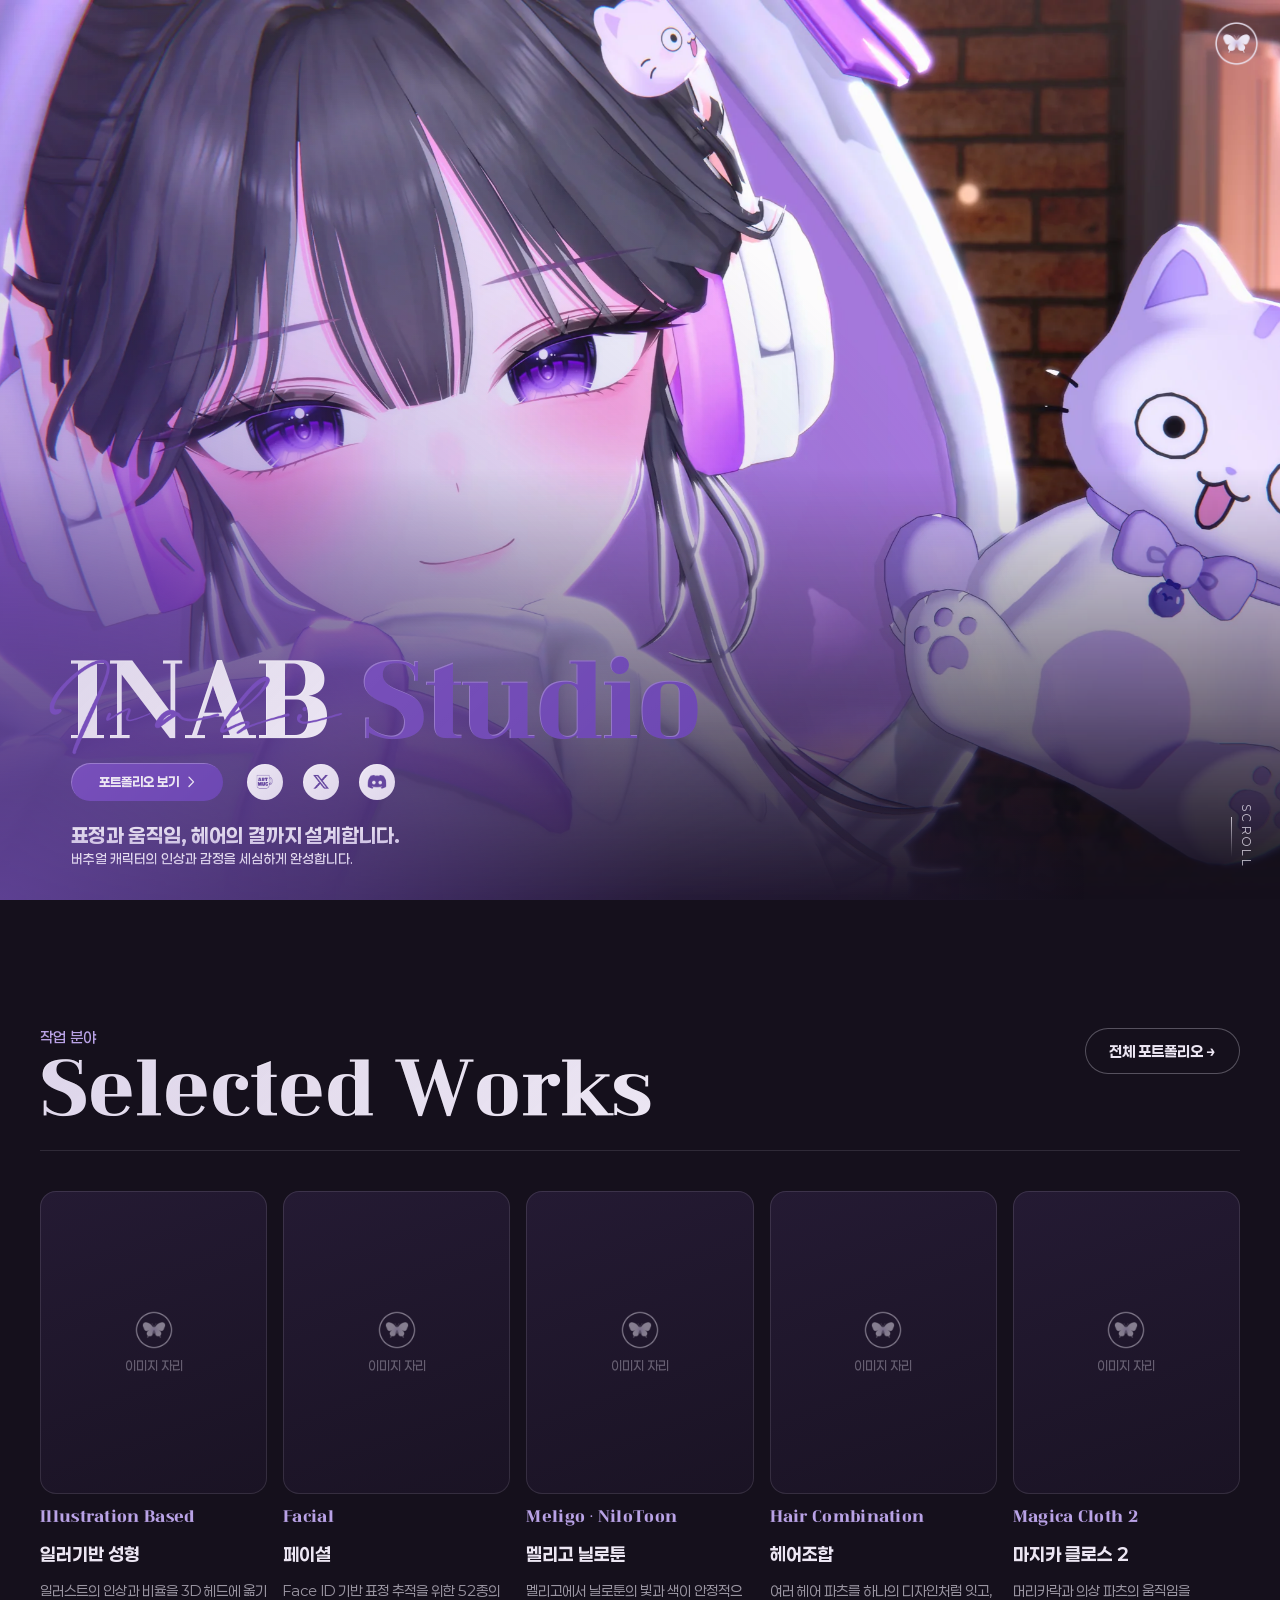
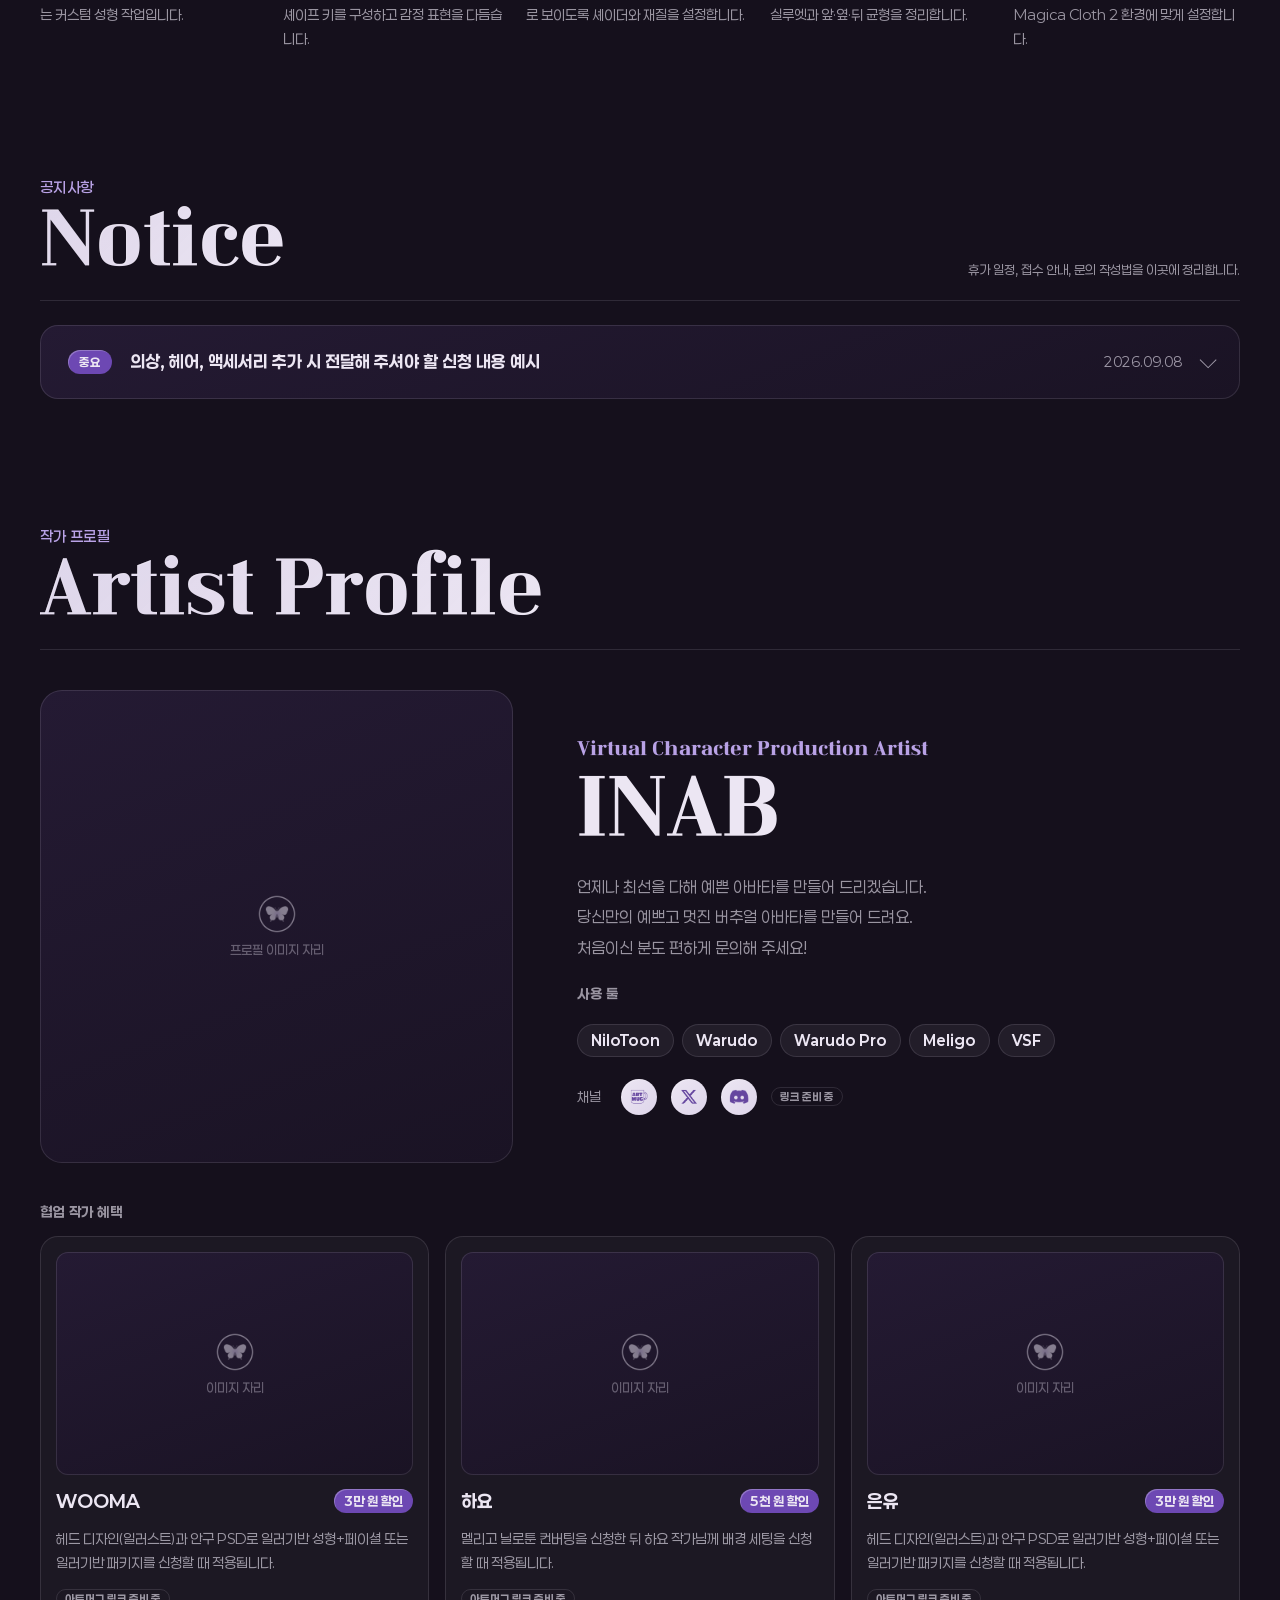
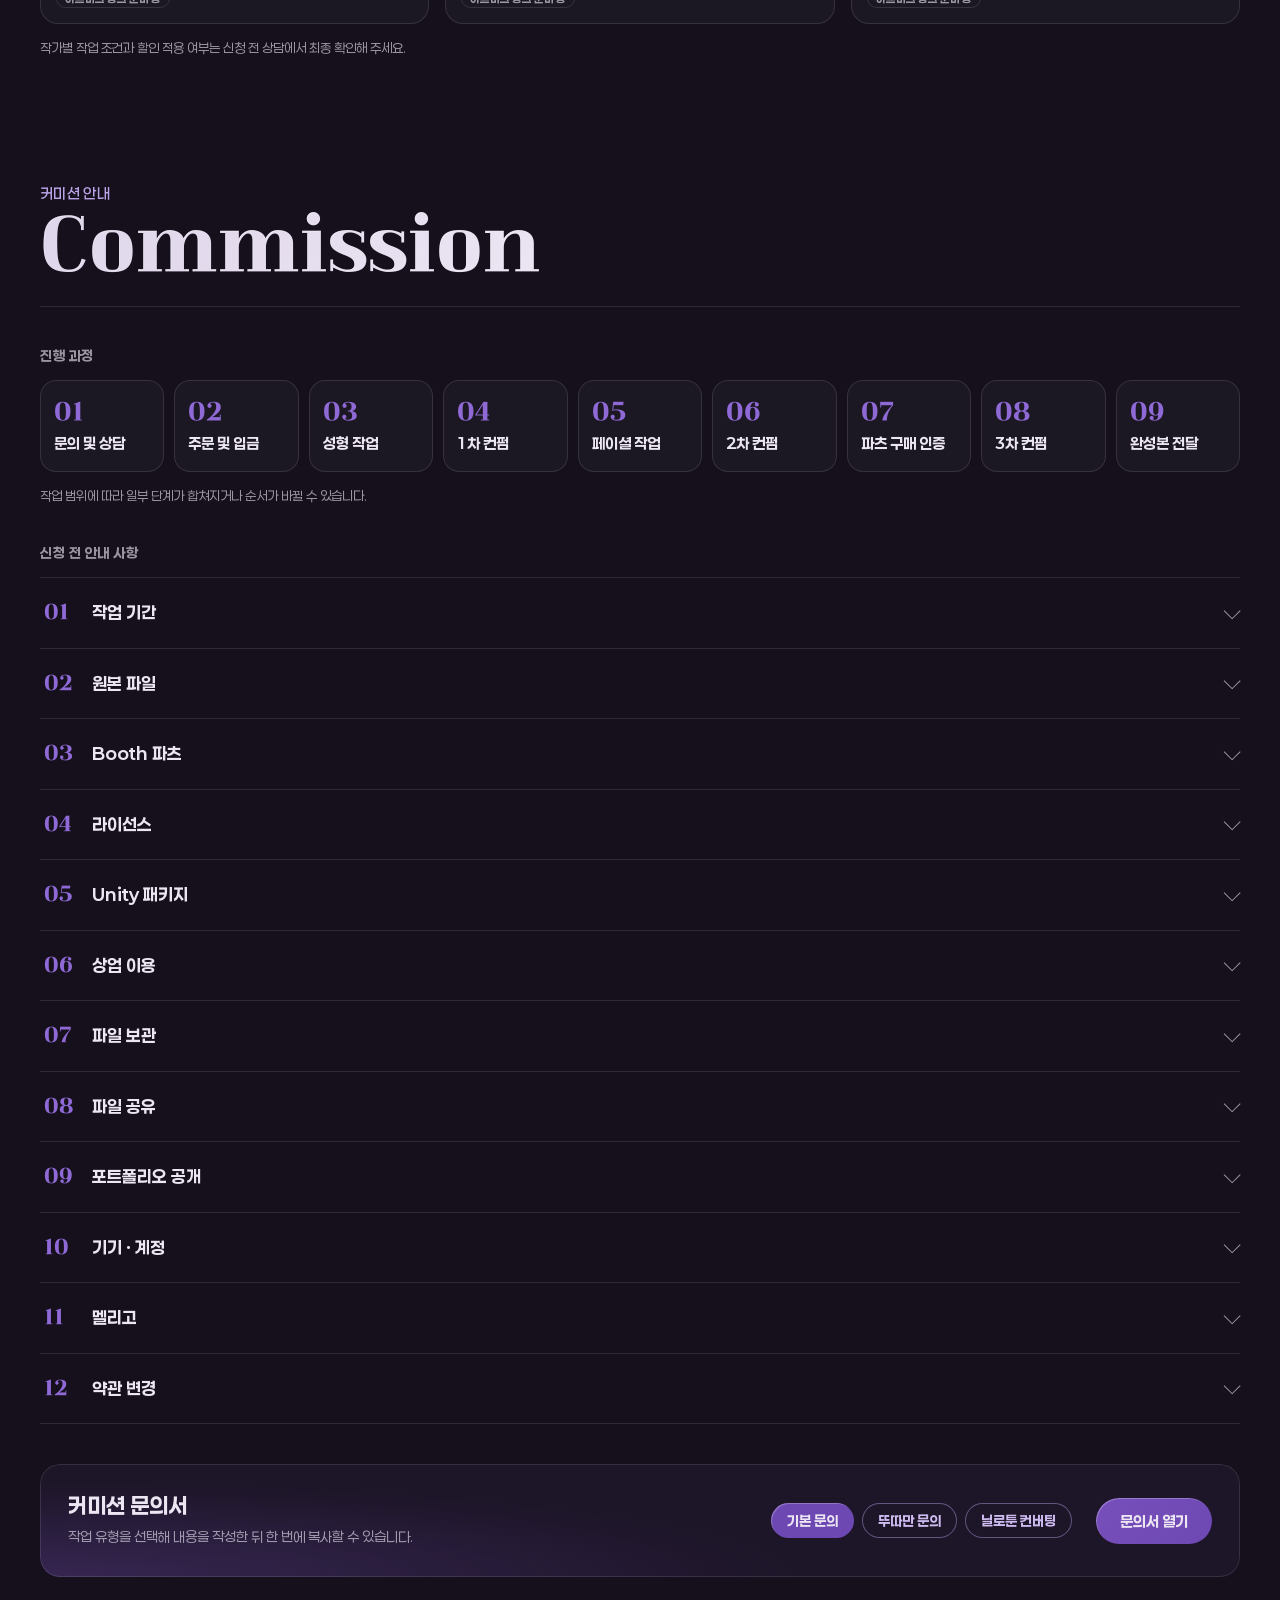
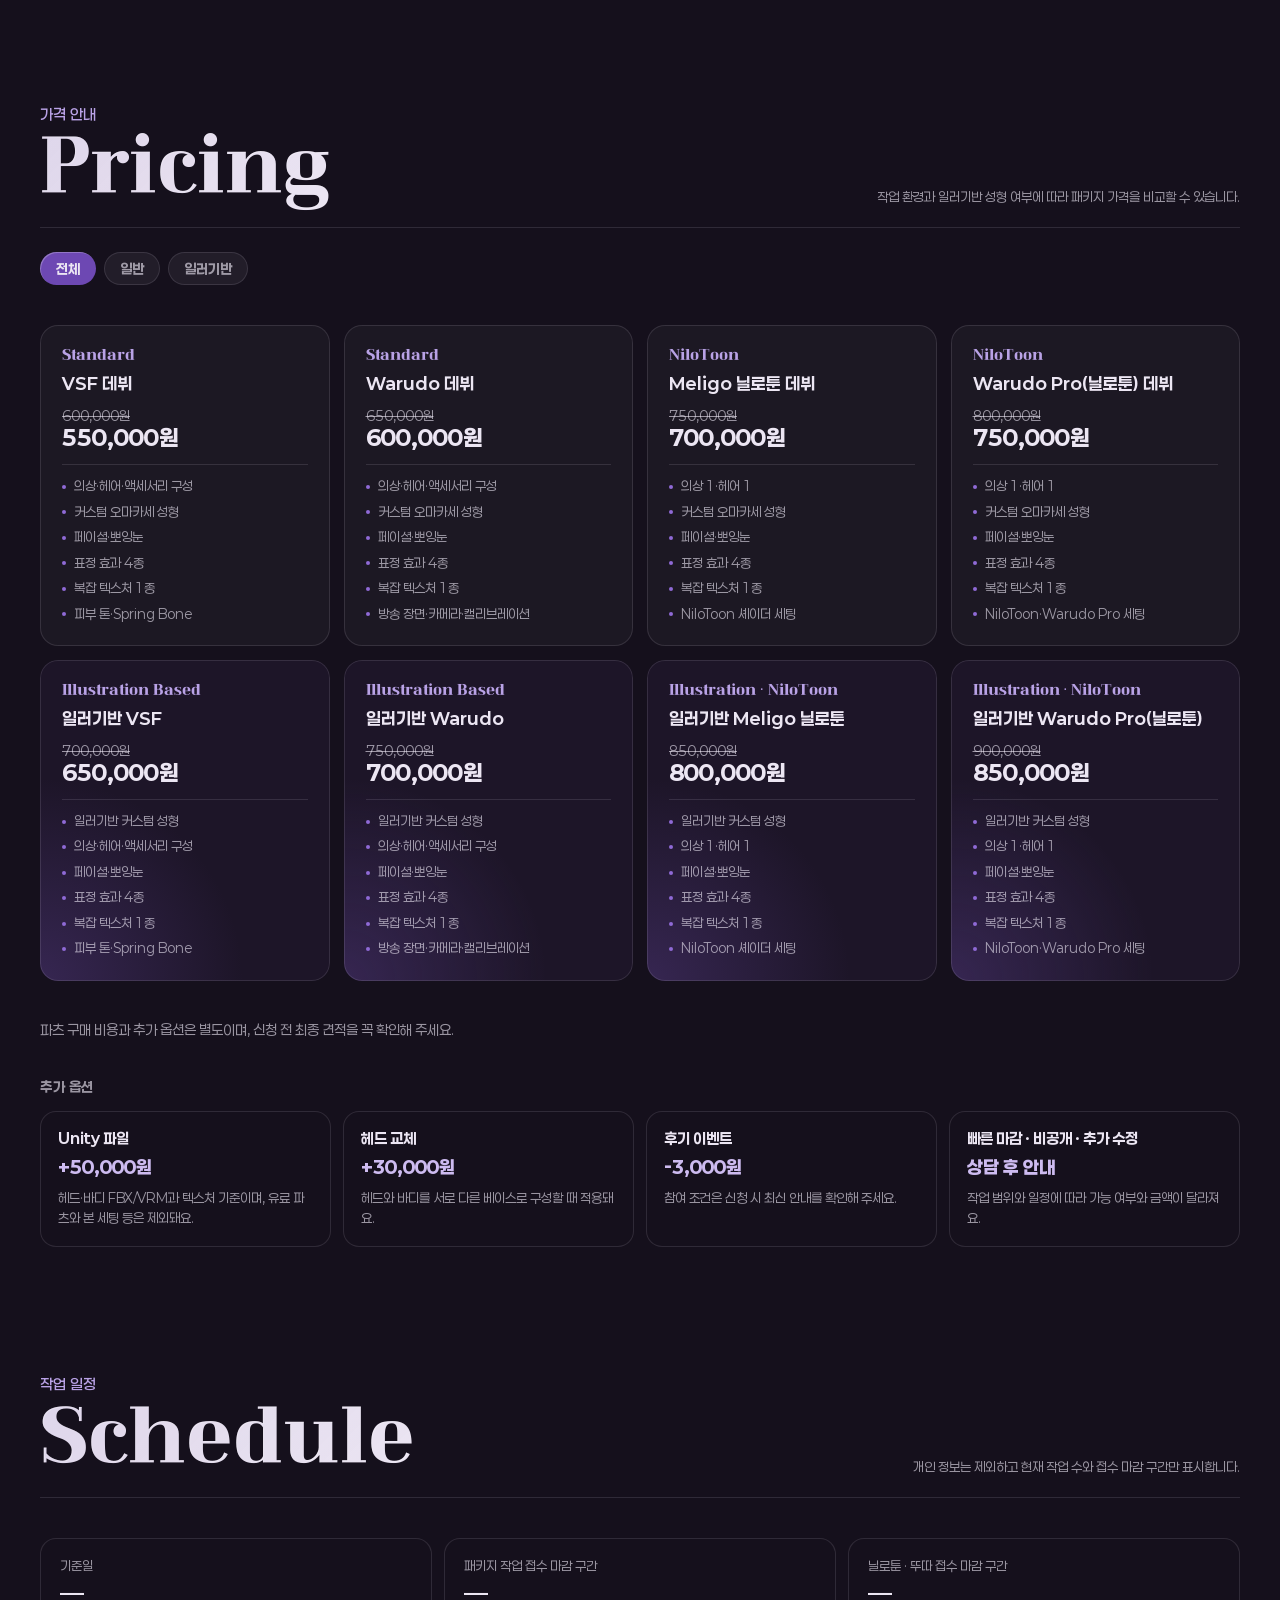
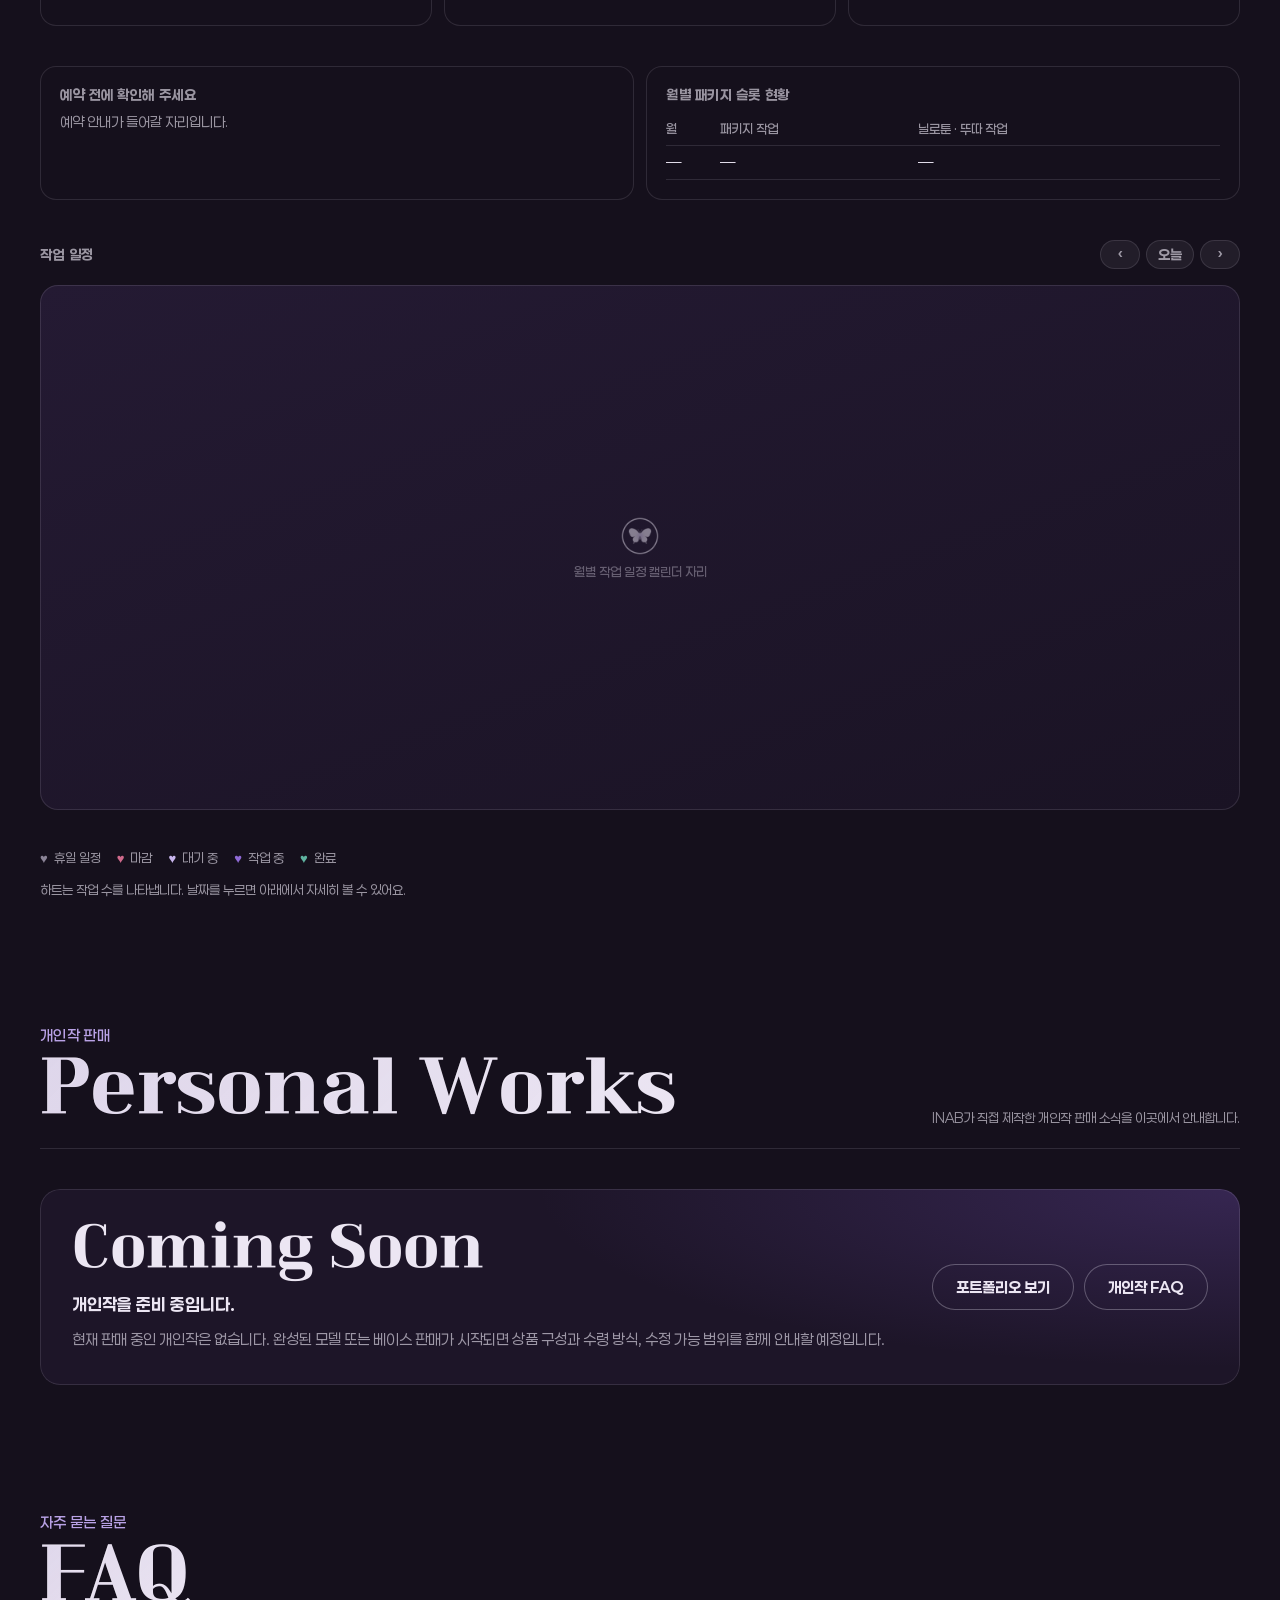
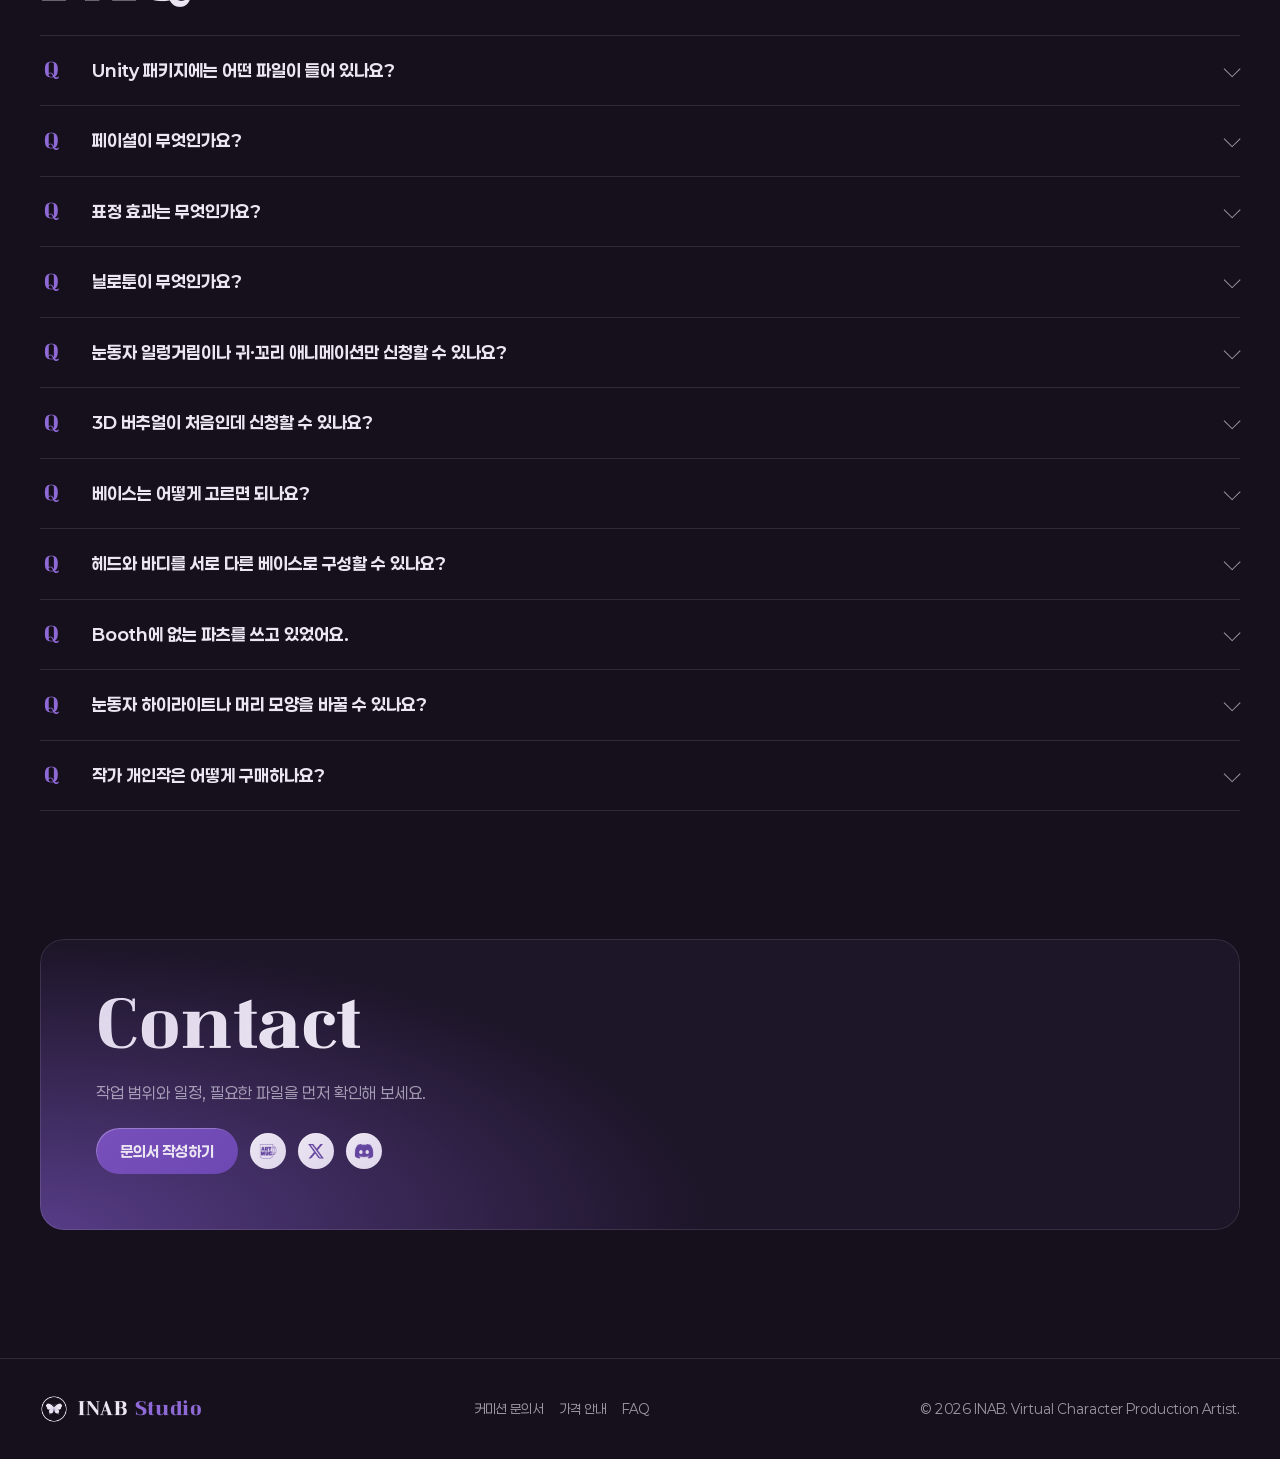
<file: INAB/index.html>
<!DOCTYPE html>
<html lang="ko">
<head>
<meta charset="utf-8">
<meta name="viewport" content="width=device-width,initial-scale=1,viewport-fit=cover">
<title>INAB Studio</title>
<meta name="description" content="표정과 움직임, 헤어의 결까지 설계합니다. 버추얼 캐릭터의 인상과 감정을 세심하게 완성합니다.">
<link rel="preload" href="fonts/Cafe24ClassicType-latin.woff2" as="font" type="font/woff2" crossorigin>
<link rel="stylesheet" href="common.css?v=202611231739">
<style>
@font-face{font-family:"Cafe24 ClassicType";src:url(fonts/Cafe24ClassicType-latin.woff2) format("woff2");font-weight:400;font-display:swap}
@font-face{font-family:"Paperlogy";src:url(fonts/Paperlogy-4Regular.woff2) format("woff2");font-weight:400;font-display:swap}
@font-face{font-family:"Paperlogy";src:url(fonts/Paperlogy-5Medium.woff2) format("woff2");font-weight:500;font-display:swap}
@font-face{font-family:"Paperlogy";src:url(fonts/Paperlogy-7Bold.woff2) format("woff2");font-weight:700;font-display:swap}
@font-face{font-family:"Paperlogy";src:url(fonts/Paperlogy-8ExtraBold.woff2) format("woff2");font-weight:800;font-display:swap}

/* PSD(1920×1080) 수치를 그대로 쓰기 위한 단위: 1u = 화면에서 PSD 1px */
:root{
  --text:#ece6f3;      /* INAB, 버튼·문구 글자, 아이콘 버튼 */
  --purple:#6d48b3;    /* Studio, 포트폴리오 버튼, 문구 그라데이션 */
  --deep:#65469f;      /* 방사형 그라데이션, 아이콘 색 */
  --script:#784fbb;    /* Inabi 필기체 */
  --night:#15101c;     /* 배경 아래로 이어지는 바탕색 */
  --f-serif:"Cafe24 ClassicType",Georgia,serif;
  --f-sans:"Paperlogy","Apple SD Gothic Neo","Malgun Gothic",sans-serif;
  --vh:100vh;
  --u:min(calc(100vw / 1920), calc(var(--vh) / 1080));
}
@supports (height:100svh){:root{--vh:100svh}}
@media (max-aspect-ratio:4/5){:root{--u:calc(100vw / 1150)}}

*{box-sizing:border-box}
html,body{margin:0;overflow-x:clip;background:var(--night);color:var(--text);font-family:var(--f-sans)}
:focus-visible{outline:2px solid var(--text);outline-offset:3px}

/* ---------- 인트로 ---------- */
.intro{position:relative;height:var(--vh);min-height:520px;overflow:hidden;background:var(--night);isolation:isolate}

/* 배경 + 레이어 마스크(아래쪽을 바탕색으로 부드럽게) */
.bg{position:absolute;inset:0;background:url(bg-2560.webp) 32% 32% / cover no-repeat;transform-origin:30% 40%;
  -webkit-mask-image:linear-gradient(to bottom,#000 52%,rgba(0,0,0,.45) 78%,rgba(0,0,0,.08) 96%,transparent 100%);
          mask-image:linear-gradient(to bottom,#000 52%,rgba(0,0,0,.45) 78%,rgba(0,0,0,.08) 96%,transparent 100%)}
@media (max-width:900px){.bg{background-image:url(bg-1280.webp)}}
@media (min-width:2200px){.bg{background-image:url(bg-3840.webp)}}
/* 왼쪽 아래 모서리 중심 방사형 그라데이션 #65469f → 투명 */
.glow{position:absolute;inset:0;pointer-events:none;background:radial-gradient(85% 100% at 0% 100%,rgba(101,70,159,.9) 0%,rgba(101,70,159,.62) 32%,rgba(101,70,159,.22) 62%,rgba(101,70,159,0) 100%)}
.sweep{position:absolute;inset:0;pointer-events:none;mix-blend-mode:screen;opacity:0;
  background:linear-gradient(115deg,transparent 40%,rgba(236,230,243,.28) 48%,transparent 56%);background-size:250% 100%;background-position:120% 0}

/* 오른쪽 위 나비 로고 */
.logo-btn{position:absolute;z-index:3;top:calc(30 * var(--u) + env(safe-area-inset-top,0px));right:calc(30 * var(--u) + env(safe-area-inset-right,0px));
  width:max(44px,calc(70 * var(--u)));aspect-ratio:1;border-radius:50%;display:block;transition:filter .3s}
.logo-btn img{width:100%;height:100%;display:block}
.logo-btn:hover{filter:drop-shadow(0 0 12px rgba(236,230,243,.6))}

/* 왼쪽 아래 카피 */
.hero{position:absolute;z-index:2;left:max(calc(106 * var(--u)),20px,env(safe-area-inset-left,0px));right:max(16px,env(safe-area-inset-right,0px));
  bottom:calc(max(calc(50 * var(--u)),24px) + env(safe-area-inset-bottom,0px));display:flex;flex-direction:column;align-items:flex-start}

.wordmark{position:relative;margin:0 0 0 calc(-4 * var(--u));font-weight:400;font-family:var(--f-serif);font-size:calc(150 * var(--u));line-height:.82;
  display:flex;flex-wrap:wrap;align-items:baseline;column-gap:calc(42 * var(--u))}
.wordmark .w{display:inline-block;-webkit-background-clip:text;background-clip:text;color:transparent;filter:url(#innerHi);
  /* 글자가 줄 높이보다 위로 솟는 부분까지 색이 칠해지도록 여유를 주고, 위치는 그대로 유지 */
  padding:.22em .06em .14em;margin:-.22em -.06em -.14em}
/* INAB: #ece6f3 + 그레이디언트 오버레이(표준 10%, #65469f→투명, 135°) + 내부 그림자 */
.wordmark .inab{background-image:linear-gradient(135deg,rgba(101,70,159,.10),rgba(101,70,159,0)),linear-gradient(var(--text),var(--text))}
/* Studio: #6d48b3 + 그레이디언트 오버레이(오버레이 10%, 흰색, -45° 반전) + 내부 그림자 */
.wordmark .shop{background-image:linear-gradient(135deg,rgba(255,255,255,.10),rgba(255,255,255,0)),linear-gradient(var(--purple),var(--purple));background-blend-mode:overlay,normal;letter-spacing:-.03em}
/* Inabi(Amanda #784fbb): PSD에서 내보낸 PNG를 원래 위치에 */
.wordmark .script{position:absolute;z-index:1;left:calc(-32 * var(--u));top:calc(-11.5 * var(--u));width:calc(447 * var(--u));height:auto;max-width:none;pointer-events:none}

.links{display:flex;align-items:center;gap:calc(30 * var(--u));flex-wrap:wrap;margin-top:calc(24 * var(--u))}
.links .cta{margin-right:calc(6 * var(--u))}
/* 포트폴리오 보기: #6d48b3 + 내부 그림자(흰색 25%, 1px, 135°) + 그레이디언트 오버레이(오버레이 10%) */
.cta{display:inline-flex;align-items:center;gap:calc(14 * var(--u));text-decoration:none;color:var(--text);font-weight:700;
  font-size:max(13px,calc(19 * var(--u)));height:max(38px,calc(50 * var(--u)));width:max(152px,calc(200 * var(--u)));justify-content:center;padding:0;border-radius:999px;
  background-color:var(--purple);background-image:linear-gradient(135deg,rgba(255,255,255,.10),rgba(255,255,255,0));background-blend-mode:overlay;
  box-shadow:inset 1px 1px 0 rgba(255,255,255,.25);transition:filter .2s,transform .2s}
.cta:hover{filter:brightness(1.12);transform:translateY(-1px)}
.cta svg{width:.5em;height:.9em}
/* 아이콘 버튼: #ece6f3 원 + 내부 그림자 + 그레이디언트 오버레이(표준 10%, #65469f, -45° 반전), 아이콘 #65469f */
.icon{position:relative;width:max(36px,calc(50 * var(--u)));aspect-ratio:1;border-radius:50%;display:block;
  background-color:var(--text);background-image:linear-gradient(135deg,rgba(101,70,159,0),rgba(101,70,159,.10));
  box-shadow:inset 1px 1px 0 rgba(255,255,255,.25);transition:transform .2s,filter .2s}
.icon:hover{transform:translateY(-1px);filter:drop-shadow(0 0 10px rgba(236,230,243,.5))}
/* 원본 기준: 원 50px 안에 아이콘 높이 20px, 가운데 정렬 */
.icon i{position:absolute;left:50%;top:50%;height:40%;transform:translate(-50%,-50%);background:var(--deep);-webkit-mask:var(--m) center/100% 100% no-repeat;mask:var(--m) center/100% 100% no-repeat}
.icon.art i{width:46.6%;--m:url(ic-artmug.png)}
.icon.x i{width:44.4%;--m:url(ic-x.png)}
.icon.dc i{width:52.6%;--m:url(ic-discord.png)}

/* 문구 2줄: 페이퍼로지 #ece6f3 + 그레이디언트 오버레이(표준 25%, #6d48b3, 아래쪽) */
.copy{margin:calc(34 * var(--u)) 0 0;display:flex;flex-direction:column;gap:calc(5 * var(--u))}
.copy span{display:inline-block;width:fit-content;-webkit-background-clip:text;background-clip:text;color:transparent;
  background-image:linear-gradient(to bottom,rgba(109,72,179,0),rgba(109,72,179,.25)),linear-gradient(var(--text),var(--text))}
.copy .l1{font-weight:700;font-size:max(17px,calc(30 * var(--u)));letter-spacing:-.01em}
.copy .l2{font-weight:500;font-size:max(12px,calc(20 * var(--u)))}

.scroll-cue{position:absolute;z-index:2;right:calc(max(calc(40 * var(--u)),18px) + env(safe-area-inset-right,0px));bottom:calc(max(calc(48 * var(--u)),24px) + env(safe-area-inset-bottom,0px));
  display:flex;flex-direction:column;align-items:center;gap:8px;font-size:11px;letter-spacing:.3em;color:var(--text);text-decoration:none;writing-mode:vertical-rl;opacity:.8}
.scroll-cue i{width:1px;height:40px;background:linear-gradient(var(--text),transparent);animation:drip 2.2s ease-in-out infinite}
@keyframes drip{0%{transform:scaleY(0);transform-origin:top}45%{transform:scaleY(1);transform-origin:top}55%{transform:scaleY(1);transform-origin:bottom}100%{transform:scaleY(0);transform-origin:bottom}}

/* ---------- 로더 ---------- */
.veil{position:absolute;inset:0;z-index:10;display:grid;place-items:center;background:radial-gradient(60% 60% at 50% 50%,#24173a,var(--night));clip-path:circle(150% at 50% 50%)}
.mark{display:flex;flex-direction:column;align-items:center;gap:18px}
.mark .logo{width:96px;height:96px;position:relative;animation:floaty 2.4s ease-in-out infinite}
.mark .logo img{width:100%;height:100%;display:block}
.mark .logo::after{content:"";position:absolute;inset:-8px;border-radius:50%;border:1px solid rgba(120,79,187,.6);animation:pulse 1.6s ease-out infinite}
@keyframes pulse{from{transform:scale(.88);opacity:1}to{transform:scale(1.35);opacity:0}}
@keyframes floaty{50%{transform:translateY(-4px)}}
.mark .name{font-family:var(--f-serif);font-size:20px;letter-spacing:.42em;padding-left:.42em}
.mark .bar{width:120px;height:1px;background:rgba(236,230,243,.18);overflow:hidden}
.mark .bar b{display:block;height:100%;background:var(--text);transform:scaleX(0);transform-origin:left;transition:transform .4s ease}
.skip{position:absolute;right:calc(20px + env(safe-area-inset-right,0px));bottom:calc(20px + env(safe-area-inset-bottom,0px));font:inherit;font-size:12px;letter-spacing:.1em;
  color:rgba(236,230,243,.7);background:transparent;border:1px solid rgba(236,230,243,.3);border-radius:999px;padding:6px 14px;cursor:pointer}
.skip:hover{color:var(--text);border-color:var(--text)}

/* ---------- 등장 연출 (JS가 .anim을 붙였을 때만) ---------- */
.anim .bg{transform:scale(1.14);filter:blur(10px) brightness(.5)}
.anim .hero > *,.anim .logo-btn,.anim .scroll-cue{opacity:0}
.anim .wordmark .script{clip-path:inset(-20% 100% -20% 0)}
.anim.open .veil{clip-path:circle(0% at 50% 50%);transition:clip-path 1.2s cubic-bezier(.7,0,.2,1)}
.anim.open .veil .mark{opacity:0;transform:scale(.9);transition:opacity .4s,transform .6s}
.anim.open .bg{animation:reveal 2.6s cubic-bezier(.2,.7,.2,1) .15s forwards,breathe 22s ease-in-out 2.75s infinite alternate}
@keyframes reveal{to{transform:scale(1);filter:blur(0) brightness(1)}}
@keyframes breathe{from{transform:scale(1)}to{transform:scale(1.035)}}
.anim.open .sweep{animation:sweep 1.8s ease-in-out 2.6s forwards}
@keyframes sweep{0%{opacity:0;background-position:120% 0}20%{opacity:1}100%{opacity:0;background-position:-30% 0}}
.anim.open .hero > *,.anim.open .logo-btn{animation:up 1s cubic-bezier(.2,.7,.2,1) forwards}
.anim.open .scroll-cue{animation:upDim 1s cubic-bezier(.2,.7,.2,1) 2.6s forwards}
.anim.open .wordmark{animation-delay:1.3s}
.anim.open .links{animation-delay:1.75s}
.anim.open .copy{animation-delay:1.95s}
.anim.open .logo-btn{animation-delay:2.1s}
.anim.open .wordmark .script{animation:write 1.4s cubic-bezier(.5,0,.3,1) 1.9s forwards}
@keyframes up{from{opacity:0;transform:translateY(24px)}to{opacity:1;transform:none}}
@keyframes upDim{from{opacity:0}to{opacity:.8}}
@keyframes write{to{clip-path:inset(-20% -10% -20% 0)}}

@media (max-aspect-ratio:4/5){
  .bg{background-position:30% 20%;-webkit-mask-image:linear-gradient(to bottom,#000 45%,transparent 92%);mask-image:linear-gradient(to bottom,#000 45%,transparent 92%)}
  .glow{background:radial-gradient(120% 70% at 0% 100%,var(--deep) 0%,rgba(101,70,159,.5) 45%,rgba(101,70,159,0) 100%)}
  .scroll-cue{display:none}
}
@media (prefers-reduced-motion:reduce){
  .veil{display:none}
  .anim .bg,.anim.open .bg{animation:none;transform:none;filter:none}
  .anim .hero > *,.anim .logo-btn{opacity:1!important;animation:none!important}
  .anim .scroll-cue{opacity:.8!important;animation:none!important}
  .anim .wordmark .script{clip-path:none;animation:none!important}
  .sweep{display:none}
  .scroll-cue i,.mark .logo,.mark .logo::after{animation:none}
}


/* ---------- 섹션 공통 보조 ---------- */
.sec + .sec{padding-top:0}
.lead-line{margin:0;font-size:16px;color:var(--muted);line-height:1.8;max-width:720px}
.btn{display:inline-flex;align-items:center;gap:10px;height:46px;padding:0 24px;border-radius:999px;text-decoration:none;font:inherit;font-weight:700;font-size:15px;cursor:pointer;border:0;
  color:var(--text);background-color:var(--purple);background-image:linear-gradient(135deg,rgba(255,255,255,.10),rgba(255,255,255,0));background-blend-mode:overlay;box-shadow:inset 1px 1px 0 rgba(255,255,255,.25);transition:filter .2s,transform .2s}
.btn:hover{filter:brightness(1.12);transform:translateY(-1px)}
.btn.ghost{background:transparent;box-shadow:inset 0 0 0 1px rgba(236,230,243,.3)}
.pending{font-size:11px;font-weight:700;color:var(--muted);border:1px solid var(--line);border-radius:999px;padding:2px 8px;white-space:nowrap}
.ph{display:grid;place-items:center;text-align:center;color:rgba(236,230,243,.35);font-size:13px;font-weight:500;background:linear-gradient(160deg,#241a33,#1a1324);box-shadow:inset 0 0 0 1px var(--line)}
.ph img{width:40px;opacity:.5;display:block;margin:0 auto 8px}

/* 접고 펼치는 목록 (공지·안내사항·FAQ 공통) */
.acc{list-style:none;margin:-40px 0 0;padding:0;display:flex;flex-direction:column}
.acc li{border-bottom:1px solid var(--line)}
.acc details > summary{list-style:none;cursor:pointer;display:grid;grid-template-columns:auto 1fr auto;align-items:center;gap:18px;padding:22px 4px}
.acc details > summary::-webkit-details-marker{display:none}
.acc .num{font-family:var(--f-serif);font-size:20px;color:#8f6ad6;min-width:2ch;font-variant-numeric:tabular-nums}
.acc .tag{font-size:12px;font-weight:700;padding:5px 11px;border-radius:999px;color:var(--text);background:var(--purple);box-shadow:inset 1px 1px 0 rgba(255,255,255,.25);white-space:nowrap}
.acc .title{min-width:0;font-size:17px;font-weight:700;line-height:1.5}
.acc .chev{width:12px;height:12px;border-right:1.5px solid var(--muted);border-bottom:1.5px solid var(--muted);transform:rotate(45deg) translateY(-3px);transition:transform .3s}
.acc details[open] .chev{transform:rotate(-135deg) translateY(-3px)}
.acc details:hover .title{color:#fff}
.acc .body{padding:0 4px 26px;color:var(--muted);line-height:1.85;font-size:15px;max-width:800px}
.acc .body p{margin:0 0 .6em}
.acc .body ul{margin:0;padding-left:1.1em}

/* 공지사항 목록: 분류 · 제목 · 날짜 (누르면 펼쳐짐) */
.acc.notice{border-top:0;margin-top:-16px;gap:14px}
.acc.notice li{border-bottom:0}
/* 공지 없을 때 상자(이미지 자리)와 같은 모양 */
.acc.notice details{border-radius:18px;background:linear-gradient(160deg,#241a33,#1a1324);box-shadow:inset 0 0 0 1px var(--line)}
.acc.notice details > summary{grid-template-columns:auto 1fr auto auto;padding:24px 28px}
.acc.notice details[open] > summary{border-bottom:1px solid var(--line)}
.acc.notice .body{max-width:none;padding:24px 28px 30px}
.acc.notice .body p:last-child{margin-bottom:0}
.acc.notice time{font-size:13px;color:var(--muted);font-variant-numeric:tabular-nums;white-space:nowrap}
.acc.notice .body p{margin:0 0 1em}
.acc.notice .body p.h{margin:1.6em 0 .4em;color:var(--text);font-weight:700}
.acc.notice .body p.h:first-child{margin-top:0}
.acc .body a{color:#b9a2e6;word-break:break-all}
@media (max-width:640px){
  .acc.notice details > summary{grid-template-columns:auto 1fr auto;row-gap:6px;padding:18px}
  .acc.notice .body{padding:20px 18px 24px}
  .acc.notice time{grid-column:2;grid-row:2}
  .acc.notice .chev{grid-column:3;grid-row:1 / span 2}
}
/* ---------- Selected Works ---------- */
.works{display:grid;grid-template-columns:repeat(5,minmax(0,1fr));gap:16px}
.work{display:flex;flex-direction:column;gap:14px;min-width:0}
.work .ph{aspect-ratio:3/4;max-width:100%;border-radius:16px}
.work .en{font-family:var(--f-serif);font-size:15px;color:#b9a2e6;letter-spacing:.02em}
.work h3{margin:2px 0 0;font-size:18px;font-weight:700}
.work p{margin:0;font-size:14px;line-height:1.7;color:var(--muted)}
.more{align-self:flex-start}
@media (max-width:1100px){.works{grid-template-columns:repeat(3,minmax(0,1fr))}}
@media (max-width:640px){.works{grid-template-columns:repeat(2,minmax(0,1fr))}}

/* ---------- Profile ---------- */
.artist{display:grid;grid-template-columns:minmax(0,5fr) minmax(0,7fr);gap:clamp(28px,5vw,72px);align-items:center}
.portrait{position:relative;aspect-ratio:1/1;max-width:100%;border-radius:22px;overflow:hidden}
.portrait .mark{position:absolute;right:6%;top:5%;width:52px;opacity:.9}
.portrait .cap{position:absolute;left:0;right:0;bottom:0;padding:18px;font-size:13px;color:rgba(236,230,243,.45)}
.bio{display:flex;flex-direction:column;gap:22px;min-width:0}
.bio h3{margin:0;font-family:var(--f-serif);font-weight:400;font-size:clamp(48px,6vw,80px);line-height:1}
.bio h3 em{font-style:normal;color:#8f6ad6}
.bio .role{font-family:var(--f-serif);font-size:18px;color:#b9a2e6;margin-bottom:-10px}
.bio p.text{margin:0;color:var(--muted);line-height:1.9;font-size:16px;max-width:620px}
.tools{display:flex;flex-wrap:wrap;gap:8px}
.tools li{list-style:none;font-size:14px;font-weight:700;padding:8px 14px;border-radius:999px;background:rgba(236,230,243,.06);box-shadow:inset 0 0 0 1px var(--line)}
.tools{margin:0;padding:0}
.sub-h{margin:0;font-size:14px;font-weight:700;color:var(--muted);letter-spacing:.04em}
.contact{display:flex;align-items:center;gap:14px;flex-wrap:wrap}
.contact .label{font-size:14px;color:var(--muted);margin-right:6px}
.collab{display:grid;grid-template-columns:repeat(3,minmax(0,1fr));gap:16px}
.collab li{list-style:none;display:flex;flex-direction:column;gap:14px;padding:16px;border-radius:18px;background:rgba(236,230,243,.03);box-shadow:inset 0 0 0 1px var(--line)}
.collab .ph{aspect-ratio:16/10;border-radius:12px}
.collab .row{display:flex;align-items:center;justify-content:space-between;gap:8px}
.collab b{font-size:18px}
.collab .off{font-size:13px;font-weight:700;color:var(--text);background:var(--purple);border-radius:999px;padding:4px 10px;box-shadow:inset 1px 1px 0 rgba(255,255,255,.25);white-space:nowrap}
.collab p{margin:0;font-size:14px;line-height:1.7;color:var(--muted)}
.collab-wrap{display:flex;flex-direction:column;gap:16px}
.collab{margin:0;padding:0}
@media (max-width:820px){.artist{grid-template-columns:1fr}.portrait{max-width:440px}.collab{grid-template-columns:1fr}.bio .role{font-size:16px}}

/* ---------- Commission ---------- */
.steps{list-style:none;margin:0;padding:0;display:grid;grid-template-columns:repeat(9,minmax(0,1fr));gap:10px;counter-reset:s}
.steps li{counter-increment:s;position:relative;padding:18px 14px;border-radius:16px;background:rgba(236,230,243,.03);box-shadow:inset 0 0 0 1px var(--line);display:flex;flex-direction:column;gap:6px}
.steps li::before{content:counter(s,decimal-leading-zero);font-family:var(--f-serif);font-size:24px;color:#8f6ad6}
.steps b{font-size:15px;line-height:1.4;word-break:keep-all}
.steps span{font-size:13px;color:var(--muted);line-height:1.6}
.steps-note{margin:0;font-size:13px;color:var(--muted)}
@media (max-width:1100px){.steps{grid-template-columns:repeat(3,minmax(0,1fr))}}
.form-box{display:flex;flex-direction:column;gap:28px;padding:28px;border-radius:20px;background:radial-gradient(90% 120% at 0% 100%,rgba(101,70,159,.35),transparent 70%),var(--panel);box-shadow:inset 0 0 0 1px var(--line)}
.form-head{display:grid;grid-template-columns:minmax(0,1fr) auto auto;align-items:center;gap:18px 24px}
.form-box h3{margin:0 0 6px;font-size:22px}
.form-box .form-head p{margin:0;font-size:14px;color:var(--muted);line-height:1.8}
.types{display:flex;flex-wrap:wrap;gap:8px}
.type{font:inherit;font-size:14px;font-weight:700;padding:9px 16px;border-radius:999px;border:0;cursor:pointer;color:#cdbbf0;background:transparent;box-shadow:inset 0 0 0 1px rgba(185,162,230,.45)}
.type[aria-checked="true"]{color:var(--text);background:var(--purple);box-shadow:inset 1px 1px 0 rgba(255,255,255,.25)}
.form-body{display:grid;grid-template-columns:minmax(0,1.15fr) minmax(0,1fr);gap:28px;align-items:start;border-top:1px solid var(--line);padding-top:28px}
.fields{display:flex;flex-direction:column;gap:18px;min-width:0}
.f{display:flex;flex-direction:column;gap:8px;min-width:0}
.f label{font-size:15px;font-weight:700;display:flex;align-items:center;gap:8px;flex-wrap:wrap}
.f label .n{font-family:var(--f-serif);font-weight:400;font-size:17px;color:#8f6ad6;min-width:2.2ch}
.f label em{font-style:normal;font-size:12px;font-weight:700;color:#cdbbf0;border:1px solid rgba(185,162,230,.45);border-radius:999px;padding:2px 8px}
.f input[type=text],.f select,.f textarea{width:100%;font:inherit;font-size:15px;color:var(--text);background:rgba(0,0,0,.25);border:0;border-radius:12px;padding:12px 14px;box-shadow:inset 0 0 0 1px var(--line);resize:vertical}
.f select{appearance:none;-webkit-appearance:none;background-image:linear-gradient(45deg,transparent 50%,#b9a2e6 50%),linear-gradient(135deg,#b9a2e6 50%,transparent 50%);background-position:calc(100% - 20px) 50%,calc(100% - 14px) 50%;background-size:6px 6px;background-repeat:no-repeat;padding-right:40px}
.f select option{color:#1f1a26}
.f input[type=file]{font:inherit;font-size:14px;color:var(--muted)}
.f input[type=file]::file-selector-button{font:inherit;font-size:13px;font-weight:700;color:var(--text);background:rgba(236,230,243,.08);border:0;border-radius:999px;padding:8px 14px;margin-right:10px;cursor:pointer;box-shadow:inset 0 0 0 1px var(--line)}
.f input:focus,.f select:focus,.f textarea:focus{outline:none;box-shadow:inset 0 0 0 1.5px #8f6ad6}
.f ::placeholder{color:rgba(236,230,243,.35)}
.f small{font-size:13px;color:var(--muted);line-height:1.6}
.preview{position:sticky;top:84px;display:flex;flex-direction:column;gap:12px;min-width:0}
.preview pre{margin:0;max-height:46vh;overflow:auto;white-space:pre-wrap;word-break:break-all;font:inherit;font-size:14px;line-height:1.8;color:var(--text);background:rgba(0,0,0,.25);border-radius:14px;padding:16px 18px;box-shadow:inset 0 0 0 1px var(--line)}
.send{display:flex;flex-direction:column;gap:12px;padding-top:8px}
.form-actions{display:flex;gap:10px;flex-wrap:wrap;align-items:center}
.copied{font-size:13px;color:#cdbbf0}
.form-note{margin:0;font-size:13px;color:var(--muted);line-height:1.7}
@media (max-width:900px){.form-head{grid-template-columns:1fr}.form-body{grid-template-columns:1fr}.preview{position:static}}
@media (max-width:640px){.form-box{padding:20px}}

/* ---------- Pricing ---------- */
.price-grid{display:grid;grid-template-columns:repeat(2,minmax(0,1fr));gap:20px}
.price-card{padding:26px;border-radius:20px;background:rgba(236,230,243,.03);box-shadow:inset 0 0 0 1px var(--line);display:flex;flex-direction:column;gap:6px}
.price-card.feat{background:radial-gradient(100% 120% at 0% 100%,rgba(101,70,159,.4),transparent 70%),var(--panel)}
.price-card h3{margin:0 0 10px;font-size:20px;display:flex;align-items:center;gap:10px}
.price-card h3 .en{font-family:var(--f-serif);font-weight:400;font-size:16px;color:#b9a2e6}
.price-card table{width:100%;border-collapse:collapse;font-variant-numeric:tabular-nums}
.price-card th,.price-card td{padding:14px 0;border-bottom:1px solid var(--line);text-align:left;font-size:15px}
.price-card tr:last-child th,.price-card tr:last-child td{border-bottom:0}
.price-card th{font-weight:500}
.price-card td{text-align:right;white-space:nowrap}
.price-card td s{color:var(--muted);font-size:13px;margin-right:8px}
.price-card td b{font-size:17px}
.options{display:grid;grid-template-columns:repeat(4,minmax(0,1fr));gap:12px;margin:0;padding:0}
.options li{list-style:none;padding:18px;border-radius:16px;box-shadow:inset 0 0 0 1px var(--line);display:flex;flex-direction:column;gap:6px}
.options b{font-size:15px}
.options .v{font-size:18px;font-weight:800;color:#cdbbf0;font-variant-numeric:tabular-nums}
.options span{font-size:13px;color:var(--muted);line-height:1.6}
.price-note{margin:0;font-size:14px;color:var(--muted)}
@media (max-width:900px){.price-grid{grid-template-columns:1fr}.options{grid-template-columns:repeat(2,minmax(0,1fr))}}
@media (max-width:420px){.options{grid-template-columns:1fr}}

/* ---------- Schedule ---------- */
.sched{display:grid;grid-template-columns:repeat(3,minmax(0,1fr));gap:12px}
.sched div{padding:20px;border-radius:16px;box-shadow:inset 0 0 0 1px var(--line);display:flex;flex-direction:column;gap:6px}
.sched span{font-size:13px;color:var(--muted)}
.sched b{font-size:22px;font-variant-numeric:tabular-nums}
.cal{aspect-ratio:16/7;max-width:100%;border-radius:18px}
.legend{display:flex;flex-wrap:wrap;gap:16px;margin:0;padding:0;font-size:13px;color:var(--muted)}
.legend li{list-style:none;display:flex;align-items:center;gap:6px}
.legend i{width:10px;height:10px;border-radius:50%;display:inline-block}
@media (max-width:640px){.sched{grid-template-columns:1fr}.cal{aspect-ratio:4/3}}

/* 가격 카드 */
.price-tabs{display:flex;gap:8px;flex-wrap:wrap;margin-top:-16px}
.price-tabs .chip{font:inherit;font-size:14px;font-weight:700;padding:8px 16px;border-radius:999px;border:0;cursor:pointer;color:var(--muted);background:rgba(236,230,243,.06);box-shadow:inset 0 0 0 1px var(--line)}
.price-tabs .chip[aria-pressed="true"]{color:var(--text);background:var(--purple);box-shadow:inset 1px 1px 0 rgba(255,255,255,.25)}
.pkgs{display:grid;grid-template-columns:repeat(4,minmax(0,1fr));gap:14px}
.pkg{display:flex;flex-direction:column;gap:8px;padding:22px;border-radius:18px;background:rgba(236,230,243,.03);box-shadow:inset 0 0 0 1px var(--line);min-width:0}
.pkg[data-g="ill"]{background:radial-gradient(100% 90% at 0% 100%,rgba(101,70,159,.35),transparent 70%),var(--panel)}
.pkg .lbl{font-family:var(--f-serif);font-size:14px;color:#b9a2e6}
.pkg h3{margin:0;font-size:17px;line-height:1.4;word-break:keep-all}
.pkg .pr{margin:4px 0 6px;display:flex;flex-direction:column;font-variant-numeric:tabular-nums}
.pkg .pr s{font-size:13px;color:var(--muted)}
.pkg .pr b{font-size:22px;font-weight:800}
.pkg ul{margin:0;padding:12px 0 0;list-style:none;border-top:1px solid var(--line);display:flex;flex-direction:column;gap:6px}
.pkg li{font-size:13px;color:var(--muted);line-height:1.5;padding-left:12px;position:relative}
.pkg li::before{content:"";position:absolute;left:0;top:.6em;width:4px;height:4px;border-radius:50%;background:#8f6ad6}
@media (max-width:1100px){.pkgs{grid-template-columns:repeat(2,minmax(0,1fr))}}
@media (max-width:480px){.pkgs{grid-template-columns:1fr}}
/* 일정 보조 */
.sched-2{display:grid;grid-template-columns:minmax(0,1fr) minmax(0,1fr);gap:12px}
.sched-2 .box{padding:20px;border-radius:16px;box-shadow:inset 0 0 0 1px var(--line);display:flex;flex-direction:column;gap:10px;min-width:0}
.sched-2 .muted{margin:0;font-size:14px;color:var(--muted)}
.slots{width:100%;border-collapse:collapse;font-size:14px;font-variant-numeric:tabular-nums}
.slots th,.slots td{text-align:left;padding:8px 0;border-bottom:1px solid var(--line)}
.slots th{font-weight:500;color:var(--muted);font-size:13px}
.cal-head{display:flex;justify-content:space-between;align-items:center;gap:12px}
.cal-btns{display:flex;gap:6px}
.cal-btns .chip{font:inherit;font-size:14px;font-weight:700;min-width:40px;padding:6px 12px;border-radius:999px;border:0;color:var(--muted);background:rgba(236,230,243,.06);box-shadow:inset 0 0 0 1px var(--line)}
.legend i{font-style:normal;width:auto;height:auto;background:none!important;border-radius:0}
@media (max-width:640px){.sched-2{grid-template-columns:1fr}}
/* 개인작 */
.soon .t2{margin:0 0 6px;font-weight:700;color:var(--text);font-size:17px}
.soon .row-btns{display:flex;gap:10px;flex-wrap:wrap}
/* ---------- Shop ---------- */
.soon{display:grid;grid-template-columns:minmax(0,1fr) auto;gap:24px;align-items:center;padding:32px;border-radius:20px;background:radial-gradient(90% 140% at 100% 0%,rgba(101,70,159,.35),transparent 65%),var(--panel);box-shadow:inset 0 0 0 1px var(--line)}
.soon b{display:block;font-family:var(--f-serif);font-weight:400;font-size:clamp(36px,5vw,56px);line-height:1;margin-bottom:12px}
.soon p{margin:0;color:var(--muted);line-height:1.8;font-size:15px}
@media (max-width:640px){.soon{grid-template-columns:1fr;padding:24px}}

/* ---------- Contact ---------- */
.cta-band{display:flex;flex-direction:column;align-items:flex-start;gap:20px;padding:clamp(28px,5vw,56px);border-radius:24px;
  background:radial-gradient(80% 140% at 0% 100%,rgba(101,70,159,.8),rgba(101,70,159,0) 70%),var(--panel);box-shadow:inset 0 0 0 1px var(--line)}
.cta-band h2{font-family:var(--f-serif);font-weight:400;font-size:clamp(40px,5.5vw,64px);line-height:1}
.cta-band p{margin:0;color:var(--muted);font-size:16px;line-height:1.8}
.cta-band .row{display:flex;gap:12px;flex-wrap:wrap;align-items:center}
</style>
</head>
<body>

<!-- 내부 그림자: 선형 닷지(추가), 흰색 25%, 각도 135°, 거리 1px, 크기 0 -->
<svg width="0" height="0" style="position:absolute" aria-hidden="true">
  <filter id="innerHi" x="-10%" y="-30%" width="120%" height="160%" color-interpolation-filters="sRGB">
    <feOffset in="SourceAlpha" dx="1" dy="1" result="shift"/>
    <feComposite in="SourceAlpha" in2="shift" operator="out" result="edge"/>
    <feFlood flood-color="#ffffff" flood-opacity=".25"/>
    <feComposite in2="edge" operator="in" result="hi"/>
    <feMerge><feMergeNode in="SourceGraphic"/><feMergeNode in="hi"/></feMerge>
  </filter>
</svg>

<header class="topnav hide" id="topnav">
  <div class="in">
    <a class="brand" href="#intro"><img src="logo.png" alt=""><span>INAB <em>Studio</em></span></a>
    <nav aria-label="주요 메뉴"><ul>
      <li><a class="link" href="#notice">공지사항</a></li>
      <li><a class="link" href="#profile">작가 프로필</a></li>
      <li><a class="link" href="#commission">커미션 안내</a></li>
      <li><a class="link" href="#pricing">가격 안내</a></li>
      <li><a class="link" href="#schedule">작업 일정</a></li>
      <li><a class="link" href="#shop">개인작 판매</a></li>
      <li><a class="link" href="#faq">FAQ</a></li>
      <li><a class="link pf" href="portfolio/">포트폴리오</a></li>
    </ul></nav>
  </div>
</header>

<main>
  <section class="intro" id="intro" aria-label="INAB Studio">
    <div class="bg" role="img" aria-label="보라색 헤드폰을 쓴 버추얼 캐릭터와 고양이 인형"></div>
    <div class="glow" aria-hidden="true"></div>
    <div class="sweep" aria-hidden="true"></div>

    <a class="logo-btn" href="#intro" aria-label="INAB 처음으로"><img src="logo.png" alt=""></a>

    <div class="hero">
      <h1 class="wordmark" aria-label="INAB Studio">
        <span class="w inab" aria-hidden="true">INAB</span>
        <span class="w shop" aria-hidden="true">Studio</span>
        <img class="script" src="inabi.png" alt="" aria-hidden="true">
      </h1>
      <div class="links">
        <a class="cta" href="portfolio/">포트폴리오 보기
          <svg viewBox="0 0 8 14" aria-hidden="true"><path d="M1.2 1.2l5.6 5.8-5.6 5.8" fill="none" stroke="currentColor" stroke-width="1.6" stroke-linecap="round" stroke-linejoin="round"/></svg>
        </a>
        <a class="icon art" href="#" target="_blank" rel="noopener" data-todo aria-label="아트머그"><i></i></a>
        <a class="icon x" href="#" target="_blank" rel="noopener" data-todo aria-label="X"><i></i></a>
        <a class="icon dc" href="#" target="_blank" rel="noopener" data-todo aria-label="디스코드"><i></i></a>
      </div>
      <p class="copy">
        <span class="l1">표정과 움직임, 헤어의 결까지 설계합니다.</span>
        <span class="l2">버추얼 캐릭터의 인상과 감정을 세심하게 완성합니다.</span>
      </p>
    </div>

    <a class="scroll-cue" href="#works">SCROLL<i aria-hidden="true"></i></a>

    <div class="veil" id="veil" aria-hidden="true" hidden>
      <div class="mark">
        <div class="logo"><img src="logo.png" alt=""></div>
        <div class="name">INAB</div>
        <div class="bar"><b id="bar"></b></div>
      </div>
      <button class="skip" id="skip" type="button">건너뛰기</button>
    </div>
  </section>


  <section class="sec" id="works" aria-labelledby="works-h">
    <div class="in">
      <div class="sec-head">
        <div class="t"><h2 id="works-h">Selected Works</h2><span class="ko">작업 분야</span></div>
        <a class="btn ghost more" href="portfolio/">전체 포트폴리오 →</a>
      </div>
      <div class="works">
        <article class="work"><div class="ph"><div><img src="logo.png" alt="">이미지 자리</div></div><span class="en">Illustration Based</span><h3>일러기반 성형</h3><p>일러스트의 인상과 비율을 3D 헤드에 옮기는 커스텀 성형 작업입니다.</p></article>
        <article class="work"><div class="ph"><div><img src="logo.png" alt="">이미지 자리</div></div><span class="en">Facial</span><h3>페이셜</h3><p>Face ID 기반 표정 추적을 위한 52종의 셰이프 키를 구성하고 감정 표현을 다듬습니다.</p></article>
        <article class="work"><div class="ph"><div><img src="logo.png" alt="">이미지 자리</div></div><span class="en">Meligo · NiloToon</span><h3>멜리고 닐로툰</h3><p>멜리고에서 닐로툰의 빛과 색이 안정적으로 보이도록 셰이더와 재질을 설정합니다.</p></article>
        <article class="work"><div class="ph"><div><img src="logo.png" alt="">이미지 자리</div></div><span class="en">Hair Combination</span><h3>헤어조합</h3><p>여러 헤어 파츠를 하나의 디자인처럼 잇고, 실루엣과 앞·옆·뒤 균형을 정리합니다.</p></article>
        <article class="work"><div class="ph"><div><img src="logo.png" alt="">이미지 자리</div></div><span class="en">Magica Cloth 2</span><h3>마지카 클로스 2</h3><p>머리카락과 의상 파츠의 움직임을 Magica Cloth 2 환경에 맞게 설정합니다.</p></article>
      </div>
    </div>
  </section>

  <section class="sec" id="notice" aria-labelledby="notice-h">
    <div class="in">
      <div class="sec-head">
        <div class="t"><h2 id="notice-h">Notice</h2><span class="ko">공지사항</span></div>
        <span class="note">휴가 일정, 접수 안내, 문의 작성법을 이곳에 정리합니다.</span>
      </div>
      <ul class="acc notice">
        <li><details>
          <summary><span class="tag">중요</span><span class="title">의상, 헤어, 액세서리 추가 시 전달해 주셔야 할 신청 내용 예시</span><time datetime="2026-09-08">2026.09.08</time><i class="chev" aria-hidden="true"></i></summary>
          <div class="body">
            <p class="h">[옷]</p>
            <p>Knit_Noise: <a href="https://booth.pm/ko/items/7899921" target="_blank" rel="noopener">https://booth.pm/ko/items/7899921</a><br>유령옷: <a href="https://booth.pm/ko/items/8155460" target="_blank" rel="noopener">https://booth.pm/ko/items/8155460</a></p>
            <p class="h">[헤어]</p>
            <p>땋은머리: <a href="https://booth.pm/ko/items/8727562" target="_blank" rel="noopener">https://booth.pm/ko/items/8727562</a></p>
            <p>뚜따할 때 넣으시는 제품(옷, 헤어, 액세서리 등)은 컬러 사진을 전달해 주신 후 따로 설명도 덧붙여 주세요!</p>
            <p>Knit_Noise: 검정으로 넣어 주세요!<br>유령옷: 핑크에 찢어진 의상으로 해 주시되, 수영복은 검정으로 해 주세요!<br>(상점 페이지에서 원하시는 컬러의 사진도 동봉해서 보내 주세요!)</p>
            <p>넣으시는 모든 제품의 구매 인증 사진<br>(사진 첨부)</p>
            <p>포트폴리오 비공개를 하시나요? → 아니요!</p>
            <p class="h">[옷장 추가]</p>
            <p>Knit_Noise: 모자 X / 헤드셋 X / 허리 카디건 X<br>유령옷: 베일 X / 입 유령 X</p>
            <p class="h">[기타 사항]</p>
            <p>땋은머리에서 당근과 토끼 귀는 삭제해 주세요!</p>
          </div>
        </details></li>
      </ul>
    </div>
  </section>

  <section class="sec" id="profile" aria-labelledby="profile-h">
    <div class="in">
      <div class="sec-head">
        <div class="t"><h2 id="profile-h">Artist Profile</h2><span class="ko">작가 프로필</span></div>
      </div>
      <div class="artist">
        <div class="portrait ph"><div><img src="logo.png" alt="">프로필 이미지 자리</div></div>
        <div class="bio">
          <span class="role">Virtual Character Production Artist</span>
          <h3>INAB</h3>
          <p class="text">언제나 최선을 다해 예쁜 아바타를 만들어 드리겠습니다.<br>당신만의 예쁘고 멋진 버추얼 아바타를 만들어 드려요.<br>처음이신 분도 편하게 문의해 주세요!</p>
          <p class="sub-h">사용 툴</p>
          <ul class="tools"><li>NiloToon</li><li>Warudo</li><li>Warudo Pro</li><li>Meligo</li><li>VSF</li></ul>
          <div class="contact">
            <span class="label">채널</span>
            <a class="icon art" href="#" data-todo aria-label="아트머그 (링크 준비 중)"><i></i></a>
            <a class="icon x" href="#" data-todo aria-label="X (링크 준비 중)"><i></i></a>
            <a class="icon dc" href="#" data-todo aria-label="디스코드 서버 (링크 준비 중)"><i></i></a>
            <span class="pending">링크 준비 중</span>
          </div>
        </div>
      </div>
      <div class="collab-wrap">
        <p class="sub-h">협업 작가 혜택</p>
        <ul class="collab">
          <li><div class="ph"><div><img src="logo.png" alt="">이미지 자리</div></div><div class="row"><b>WOOMA</b><span class="off">3만 원 할인</span></div><p>헤드 디자인(일러스트)과 안구 PSD로 일러기반 성형+페이셜 또는 일러기반 패키지를 신청할 때 적용됩니다.</p><span class="pending" style="align-self:flex-start">아트머그 링크 준비 중</span></li>
          <li><div class="ph"><div><img src="logo.png" alt="">이미지 자리</div></div><div class="row"><b>하요</b><span class="off">5천 원 할인</span></div><p>멜리고 닐로툰 컨버팅을 신청한 뒤 하요 작가님께 배경 세팅을 신청할 때 적용됩니다.</p><span class="pending" style="align-self:flex-start">아트머그 링크 준비 중</span></li>
          <li><div class="ph"><div><img src="logo.png" alt="">이미지 자리</div></div><div class="row"><b>은유</b><span class="off">3만 원 할인</span></div><p>헤드 디자인(일러스트)과 안구 PSD로 일러기반 성형+페이셜 또는 일러기반 패키지를 신청할 때 적용됩니다.</p><span class="pending" style="align-self:flex-start">아트머그 링크 준비 중</span></li>
        </ul>
        <p class="steps-note">작가별 작업 조건과 할인 적용 여부는 신청 전 상담에서 최종 확인해 주세요.</p>
      </div>
    </div>
  </section>

  <section class="sec" id="commission" aria-labelledby="commission-h">
    <div class="in">
      <div class="sec-head">
        <div class="t"><h2 id="commission-h">Commission</h2><span class="ko">커미션 안내</span></div>
      </div>
      <p class="sub-h">진행 과정</p>
      <ol class="steps" style="margin-top:-24px">
        <li><b>문의 및 상담</b></li>
        <li><b>주문 및 입금</b></li>
        <li><b>성형 작업</b></li>
        <li><b>1차 컨펌</b></li>
        <li><b>페이셜 작업</b></li>
        <li><b>2차 컨펌</b></li>
        <li><b>파츠 구매 인증</b></li>
        <li><b>3차 컨펌</b></li>
        <li><b>완성본 전달</b></li>
      </ol>
      <p class="steps-note" style="margin-top:-24px">작업 범위에 따라 일부 단계가 합쳐지거나 순서가 바뀔 수 있습니다.</p>

      <p class="sub-h">신청 전 안내 사항</p>
      <ul class="acc" style="margin-top:-24px;border-top:1px solid var(--line)">
        <li><details><summary><span class="num">01</span><span class="title">작업 기간</span><i class="chev" aria-hidden="true"></i></summary><div class="body"><p>기본 작업은 2주~1개월, 일러스트 기반 작업도 최대 1개월을 기준으로 합니다. 작업 범위에 따라 달라질 수 있습니다.</p></div></details></li>
        <li><details><summary><span class="num">02</span><span class="title">원본 파일</span><i class="chev" aria-hidden="true"></i></summary><div class="body"><p>FBX와 텍스처를 제공할 수 있습니다. 기본 상태의 헤드와 바디만 포함되며 유료 파츠는 빠집니다.</p></div></details></li>
        <li><details><summary><span class="num">03</span><span class="title">Booth 파츠</span><i class="chev" aria-hidden="true"></i></summary><div class="body"><p>신청자와 작가 모두 필요한 유료 아바타·파츠를 가지고 있어야 합니다. 작가가 가지고 있지 않은 상품은 신청자가 구매해 주셔야 합니다.</p></div></details></li>
        <li><details><summary><span class="num">04</span><span class="title">라이선스</span><i class="chev" aria-hidden="true"></i></summary><div class="body"><p>재배포, 상업 이용, 2차 가공 가능 여부는 각 상품 약관을 신청자가 직접 확인해 주세요.</p></div></details></li>
        <li><details><summary><span class="num">05</span><span class="title">Unity 패키지</span><i class="chev" aria-hidden="true"></i></summary><div class="body"><p>FBX/VRM, 텍스처, (추가 시) 눈동자 애니메이션이 포함됩니다. 본, 그림자, NiloToon, Magica, Booth 파츠는 포함되지 않습니다.</p></div></details></li>
        <li><details><summary><span class="num">06</span><span class="title">상업 이용</span><i class="chev" aria-hidden="true"></i></summary><div class="body"><p>방송이나 수익화에 필요한 권한 확인과 허가는 신청자 책임입니다.</p></div></details></li>
        <li><details><summary><span class="num">07</span><span class="title">파일 보관</span><i class="chev" aria-hidden="true"></i></summary><div class="body"><p>전달 후 최대 1개월 동안 보관합니다. 이후에는 재전달이 어려울 수 있습니다.</p></div></details></li>
        <li><details><summary><span class="num">08</span><span class="title">파일 공유</span><i class="chev" aria-hidden="true"></i></summary><div class="body"><p>Unity 패키지는 본인 의상 추가 용도로만 사용할 수 있으며, 사전 허락 없이 제3자에게 전달할 수 없습니다.</p></div></details></li>
        <li><details><summary><span class="num">09</span><span class="title">포트폴리오 공개</span><i class="chev" aria-hidden="true"></i></summary><div class="body"><p>완성작은 포트폴리오로 공개될 수 있습니다. 비공개를 원하시면 신청 단계에서 선택해 주세요.</p></div></details></li>
        <li><details><summary><span class="num">10</span><span class="title">기기 · 계정</span><i class="chev" aria-hidden="true"></i></summary><div class="body"><p>페이셜 작업에는 Face ID를 지원하는 아이폰이나 아이패드가 필요합니다. VRChat 업로드는 New User 등급 이상이어야 하며, VRChat 페이셜은 진행하지 않습니다.</p></div></details></li>
        <li><details><summary><span class="num">11</span><span class="title">멜리고</span><i class="chev" aria-hidden="true"></i></summary><div class="body"><p>Unity 파일에는 웃는 눈 전환용 셰이프 키만 포함되며, 웃는 눈을 작동시키는 애니메이션은 포함되지 않습니다.</p></div></details></li>
        <li><details><summary><span class="num">12</span><span class="title">약관 변경</span><i class="chev" aria-hidden="true"></i></summary><div class="body"><p>조건은 작업 환경에 따라 바뀔 수 있으니 신청 직전에 최신 내용을 확인해 주세요.</p></div></details></li>
      </ul>

      <div class="form-box" id="inquiry">
        <div class="form-head">
          <div>
            <h3>커미션 문의서</h3>
            <p>작업 유형을 선택해 내용을 작성한 뒤 한 번에 복사할 수 있습니다.</p>
          </div>
          <div class="types" role="radiogroup" aria-label="작업 유형">
            <button type="button" class="type" role="radio" aria-checked="true" data-type="기본 문의">기본 문의</button>
            <button type="button" class="type" role="radio" aria-checked="false" data-type="뚜따만 문의">뚜따만 문의</button>
            <button type="button" class="type" role="radio" aria-checked="false" data-type="닐로툰 컨버팅">닐로툰 컨버팅</button>
          </div>
          <button type="button" class="btn" id="form-open" aria-expanded="false" aria-controls="form-body">문의서 열기</button>
        </div>

        <div class="form-body" id="form-body" hidden>
          <form class="fields" id="inq" novalidate>
            <div class="f"><label for="q0"><span class="n">0</span>작업 일정 확인</label>
              <select id="q0" data-label="작업 일정 확인"><option value="">선택해 주세요</option><option>예</option><option>아니요</option><option>상담 필요</option></select></div>
            <div class="f"><label for="q1"><span class="n">1</span>안내 사항 확인</label>
              <select id="q1" data-label="안내 사항 확인"><option value="">선택해 주세요</option><option>예</option><option>아니요</option><option>상담 필요</option></select></div>
            <div class="f"><label for="q2"><span class="n">2</span>포트폴리오 공개 여부</label>
              <select id="q2" data-label="포트폴리오 공개 여부"><option value="">선택해 주세요</option><option>공개</option><option>일정 기간 비공개</option><option>완전 비공개</option></select></div>
            <div class="f"><label for="q3"><span class="n">3</span>신청 작업</label>
              <input id="q3" type="text" data-label="신청 작업" placeholder="예: 멜리고 닐로툰 데뷔 패키지"></div>
            <div class="f"><label for="q4"><span class="n">4</span>방송 정보</label>
              <textarea id="q4" rows="2" data-label="방송 정보" placeholder="활동명, 플랫폼, 데뷔 예정일 등"></textarea></div>
            <div class="f"><label for="q5"><span class="n">5</span>Booth 아바타·파츠 링크</label>
              <textarea id="q5" rows="3" data-label="Booth 아바타·파츠 링크"></textarea><small>구매 예정인 상품까지 모두 적어 주세요.</small></div>
            <div class="f"><label for="q51"><span class="n">5-1</span>색상·첨부 이미지 설명</label>
              <textarea id="q51" rows="3" data-label="색상·첨부 이미지 설명"></textarea><small>첨부할 파일명과 적용 위치를 함께 적어 주세요.</small></div>
            <div class="f"><label for="q52"><span class="n">5-2</span>참고 이미지 선택</label>
              <input id="q52" type="file" accept="image/*" multiple data-label="참고 이미지">
              <small>선택한 이미지는 이 페이지에서 전송되지 않으며, 복사한 내용에는 파일명만 들어갑니다. 실제로 문의하실 때 파일을 따로 첨부해 주세요.</small></div>
            <div class="f"><label for="q6"><span class="n">6</span>레퍼런스·아바타 설명</label>
              <textarea id="q6" rows="3" data-label="레퍼런스·아바타 설명"></textarea></div>
            <div class="f"><label for="q7"><span class="n">7</span>페이셜 요청</label>
              <textarea id="q7" rows="3" data-label="페이셜 요청"></textarea><small>원하는 표정, 효과, 참고 영상 등을 적어 주세요.</small></div>
            <div class="f"><label for="q8"><span class="n">8</span>Unity 파일 필요 여부 <em>+50,000원</em></label>
              <select id="q8" data-label="Unity 파일 필요 여부 (+50,000원)"><option value="">선택해 주세요</option><option>예</option><option>아니요</option><option>상담 필요</option></select></div>
            <div class="f"><label for="q9"><span class="n">9</span>Unity 파일 사용 목적</label>
              <textarea id="q9" rows="2" data-label="Unity 파일 사용 목적"></textarea></div>
            <div class="f"><label for="q10"><span class="n">10</span>후기 이벤트 참여 여부 <em>-3,000원</em></label>
              <select id="q10" data-label="후기 이벤트 참여 여부 (-3,000원)"><option value="">선택해 주세요</option><option>예</option><option>아니요</option><option>상담 필요</option></select></div>
            <div class="f"><label for="q11"><span class="n">11</span>기타 요청</label>
              <textarea id="q11" rows="3" data-label="기타 요청"></textarea></div>
          </form>

          <aside class="preview">
            <p class="sub-h">작성 내용 복사 텍스트 미리보기</p>
            <pre id="form-text" aria-live="polite"></pre>
            <div class="send">
              <p class="sub-h">작성한 내용 보내기</p>
              <div class="f"><label for="contact-to">연락받을 곳 (디스코드 · X 등)</label>
                <input id="contact-to" type="text" placeholder="예: 디스코드 아이디"></div>
              <div class="form-actions">
                <button class="btn" id="copy-form" type="button">문의서 복사하기</button>
                <span class="copied" id="copied" role="status"></span>
              </div>
            </div>
            <p class="form-note">이 페이지는 문의 내용을 정리하고 복사하는 도구입니다. 복사한 내용을 현재 사용 중인 문의 채널에 붙여넣어 주세요.</p>
          </aside>
        </div>
      </div>
    </div>
  </section>

  <section class="sec" id="pricing" aria-labelledby="pricing-h">
    <div class="in">
      <div class="sec-head">
        <div class="t"><h2 id="pricing-h">Pricing</h2><span class="ko">가격 안내</span></div>
        <span class="note">작업 환경과 일러기반 성형 여부에 따라 패키지 가격을 비교할 수 있습니다.</span>
      </div>
      <div class="price-tabs" role="group" aria-label="패키지 분류">
        <button class="chip" type="button" data-g="all" aria-pressed="true">전체</button>
        <button class="chip" type="button" data-g="std" aria-pressed="false">일반</button>
        <button class="chip" type="button" data-g="ill" aria-pressed="false">일러기반</button>
      </div>
      <div class="pkgs">
        <article class="pkg" data-g="std"><span class="lbl">Standard</span><h3>VSF 데뷔</h3><p class="pr"><s>600,000원</s><b>550,000원</b></p><ul><li>의상·헤어·액세서리 구성</li><li>커스텀 오마카세 성형</li><li>페이셜·뽀잉눈</li><li>표정 효과 4종</li><li>복잡 텍스처 1종</li><li>피부 톤·Spring Bone</li></ul></article>
        <article class="pkg" data-g="std"><span class="lbl">Standard</span><h3>Warudo 데뷔</h3><p class="pr"><s>650,000원</s><b>600,000원</b></p><ul><li>의상·헤어·액세서리 구성</li><li>커스텀 오마카세 성형</li><li>페이셜·뽀잉눈</li><li>표정 효과 4종</li><li>복잡 텍스처 1종</li><li>방송 장면·카메라·캘리브레이션</li></ul></article>
        <article class="pkg" data-g="std"><span class="lbl">NiloToon</span><h3>Meligo 닐로툰 데뷔</h3><p class="pr"><s>750,000원</s><b>700,000원</b></p><ul><li>의상 1·헤어 1</li><li>커스텀 오마카세 성형</li><li>페이셜·뽀잉눈</li><li>표정 효과 4종</li><li>복잡 텍스처 1종</li><li>NiloToon 셰이더 세팅</li></ul></article>
        <article class="pkg" data-g="std"><span class="lbl">NiloToon</span><h3>Warudo Pro(닐로툰) 데뷔</h3><p class="pr"><s>800,000원</s><b>750,000원</b></p><ul><li>의상 1·헤어 1</li><li>커스텀 오마카세 성형</li><li>페이셜·뽀잉눈</li><li>표정 효과 4종</li><li>복잡 텍스처 1종</li><li>NiloToon·Warudo Pro 세팅</li></ul></article>
        <article class="pkg" data-g="ill"><span class="lbl">Illustration Based</span><h3>일러기반 VSF</h3><p class="pr"><s>700,000원</s><b>650,000원</b></p><ul><li>일러기반 커스텀 성형</li><li>의상·헤어·액세서리 구성</li><li>페이셜·뽀잉눈</li><li>표정 효과 4종</li><li>복잡 텍스처 1종</li><li>피부 톤·Spring Bone</li></ul></article>
        <article class="pkg" data-g="ill"><span class="lbl">Illustration Based</span><h3>일러기반 Warudo</h3><p class="pr"><s>750,000원</s><b>700,000원</b></p><ul><li>일러기반 커스텀 성형</li><li>의상·헤어·액세서리 구성</li><li>페이셜·뽀잉눈</li><li>표정 효과 4종</li><li>복잡 텍스처 1종</li><li>방송 장면·카메라·캘리브레이션</li></ul></article>
        <article class="pkg" data-g="ill"><span class="lbl">Illustration · NiloToon</span><h3>일러기반 Meligo 닐로툰</h3><p class="pr"><s>850,000원</s><b>800,000원</b></p><ul><li>일러기반 커스텀 성형</li><li>의상 1·헤어 1</li><li>페이셜·뽀잉눈</li><li>표정 효과 4종</li><li>복잡 텍스처 1종</li><li>NiloToon 셰이더 세팅</li></ul></article>
        <article class="pkg" data-g="ill"><span class="lbl">Illustration · NiloToon</span><h3>일러기반 Warudo Pro(닐로툰)</h3><p class="pr"><s>900,000원</s><b>850,000원</b></p><ul><li>일러기반 커스텀 성형</li><li>의상 1·헤어 1</li><li>페이셜·뽀잉눈</li><li>표정 효과 4종</li><li>복잡 텍스처 1종</li><li>NiloToon·Warudo Pro 세팅</li></ul></article>
      </div>
      <p class="price-note">파츠 구매 비용과 추가 옵션은 별도이며, 신청 전 최종 견적을 꼭 확인해 주세요.</p>
      <p class="sub-h">추가 옵션</p>
      <ul class="options" style="margin-top:-24px">
        <li><b>Unity 파일</b><span class="v">+50,000원</span><span>헤드·바디 FBX/VRM과 텍스처 기준이며, 유료 파츠와 본 세팅 등은 제외돼요.</span></li>
        <li><b>헤드 교체</b><span class="v">+30,000원</span><span>헤드와 바디를 서로 다른 베이스로 구성할 때 적용돼요.</span></li>
        <li><b>후기 이벤트</b><span class="v">-3,000원</span><span>참여 조건은 신청 시 최신 안내를 확인해 주세요.</span></li>
        <li><b>빠른 마감 · 비공개 · 추가 수정</b><span class="v">상담 후 안내</span><span>작업 범위와 일정에 따라 가능 여부와 금액이 달라져요.</span></li>
      </ul>
    </div>
  </section>

  <section class="sec" id="schedule" aria-labelledby="schedule-h">
    <div class="in">
      <div class="sec-head">
        <div class="t"><h2 id="schedule-h">Schedule</h2><span class="ko">작업 일정</span></div>
        <span class="note">개인 정보는 제외하고 현재 작업 수와 접수 마감 구간만 표시합니다.</span>
      </div>
      <div class="sched">
        <div><span>기준일</span><b>—</b></div>
        <div><span>패키지 작업 접수 마감 구간</span><b>—</b></div>
        <div><span>닐로툰 · 뚜따 접수 마감 구간</span><b>—</b></div>
      </div>
      <div class="sched-2">
        <div class="box"><p class="sub-h">예약 전에 확인해 주세요</p><p class="muted">예약 안내가 들어갈 자리입니다.</p></div>
        <div class="box"><p class="sub-h">월별 패키지 슬롯 현황</p>
          <table class="slots"><thead><tr><th scope="col">월</th><th scope="col">패키지 작업</th><th scope="col">닐로툰 · 뚜따 작업</th></tr></thead>
          <tbody><tr><td>—</td><td>—</td><td>—</td></tr></tbody></table></div>
      </div>
      <div class="cal-head"><p class="sub-h">작업 일정</p><div class="cal-btns"><button type="button" class="chip" disabled aria-label="이전 달">‹</button><button type="button" class="chip" disabled>오늘</button><button type="button" class="chip" disabled aria-label="다음 달">›</button></div></div>
      <div class="cal ph" style="margin-top:-24px"><div><img src="logo.png" alt="">월별 작업 일정 캘린더 자리</div></div>
      <ul class="legend">
        <li><i style="color:#8a8396">♥</i>휴일 일정</li>
        <li><i style="color:#d06a8c">♥</i>마감</li>
        <li><i style="color:#c9b6ee">♥</i>대기 중</li>
        <li><i style="color:#8f6ad6">♥</i>작업 중</li>
        <li><i style="color:#5fb3a0">♥</i>완료</li>
      </ul>
      <p class="steps-note" style="margin-top:-24px">하트는 작업 수를 나타냅니다. 날짜를 누르면 아래에서 자세히 볼 수 있어요.</p>
    </div>
  </section>

  <section class="sec" id="shop" aria-labelledby="shop-h">
    <div class="in">
      <div class="sec-head">
        <div class="t"><h2 id="shop-h">Personal Works</h2><span class="ko">개인작 판매</span></div>
        <span class="note">INAB가 직접 제작한 개인작 판매 소식을 이곳에서 안내합니다.</span>
      </div>
      <div class="soon">
        <div><b>Coming Soon</b><p class="t2">개인작을 준비 중입니다.</p><p>현재 판매 중인 개인작은 없습니다. 완성된 모델 또는 베이스 판매가 시작되면 상품 구성과 수령 방식, 수정 가능 범위를 함께 안내할 예정입니다.</p></div>
        <div class="row-btns"><a class="btn ghost" href="portfolio/">포트폴리오 보기</a><a class="btn ghost" href="#faq">개인작 FAQ</a></div>
      </div>
    </div>
  </section>

  <section class="sec" id="faq" aria-labelledby="faq-h">
    <div class="in">
      <div class="sec-head">
        <div class="t"><h2 id="faq-h">FAQ</h2><span class="ko">자주 묻는 질문</span></div>
      </div>
      <ul class="acc">
        <li><details><summary><span class="num">Q</span><span class="title">Unity 패키지에는 어떤 파일이 들어 있나요?</span><i class="chev" aria-hidden="true"></i></summary><div class="body"><p>FBX, 헤드·바디만 있는 VRM, 텍스처가 들어 있고, 눈동자 일렁거림 애니메이션은 추가했을 때만 포함됩니다. 세팅, 그림자, 파츠는 빠지며 기본 속옷 상태의 아바타 파일로 전달됩니다.</p><p>멜리고 웃는 눈 셰이프 키는 있지만, 이를 작동시키는 애니메이션 파일은 없습니다.</p></div></details></li>
        <li><details><summary><span class="num">Q</span><span class="title">페이셜이 무엇인가요?</span><i class="chev" aria-hidden="true"></i></summary><div class="body"><p>Face ID를 지원하는 아이폰이나 아이패드로 얼굴을 추적해 다양한 표정을 지을 수 있게 하는 작업입니다. 블렌더에서 52가지 셰이프 키를 추가합니다.</p></div></details></li>
        <li><details><summary><span class="num">Q</span><span class="title">표정 효과는 무엇인가요?</span><i class="chev" aria-hidden="true"></i></summary><div class="body"><p>별 눈, 하얀 눈, 얼굴 그림자, 홍조, 눈물 같은 페이셜 옵션입니다. 기존 베이스에 있는 효과만 연동할 수 있고, 얼굴 액세서리가 자연스럽게 움직이려면 함께 작업해야 합니다.</p></div></details></li>
        <li><details><summary><span class="num">Q</span><span class="title">닐로툰이 무엇인가요?</span><i class="chev" aria-hidden="true"></i></summary><div class="body"><p>URP 환경에서 쓰는 셰이더로, 닐로 블룸과 포스트 프로세싱으로 화면을 더 풍부하게 표현합니다. 멜리고(무료)나 Warudo Pro(유료)에서 쓸 수 있고, 처음이라면 한국어를 지원하는 멜리고를 추천합니다.</p></div></details></li>
        <li><details><summary><span class="num">Q</span><span class="title">눈동자 일렁거림이나 귀·꼬리 애니메이션만 신청할 수 있나요?</span><i class="chev" aria-hidden="true"></i></summary><div class="body"><p>눈동자 일렁거림만 단독으로는 받지 않습니다. 눈을 감으면 귀가 내려가고 크게 뜨면 귀가 쫑긋하는 페이셜 연동과 꼬리 애니메이션은 가능합니다.</p></div></details></li>
        <li><details><summary><span class="num">Q</span><span class="title">3D 버추얼이 처음인데 신청할 수 있나요?</span><i class="chev" aria-hidden="true"></i></summary><div class="body"><p>네, 가능합니다. 상담을 통해 단계별로 안내해 드리며, 처음이라면 필요한 구성이 모두 들어간 패키지를 추천합니다.</p></div></details></li>
        <li><details><summary><span class="num">Q</span><span class="title">베이스는 어떻게 고르면 되나요?</span><i class="chev" aria-hidden="true"></i></summary><div class="body"><p>보통 얼굴 인상을 기준으로 고릅니다. 얼굴과 바디를 다른 베이스로 조합하면 아바타 두 개 비용이 들고, 전용 의상이 적은 베이스를 바디로 고르면 이후 의상 비용을 줄일 수 있어요. 장단점을 함께 따져 보세요.</p></div></details></li>
        <li><details><summary><span class="num">Q</span><span class="title">헤드와 바디를 서로 다른 베이스로 구성할 수 있나요?</span><i class="chev" aria-hidden="true"></i></summary><div class="body"><p>가능합니다. 기타 옵션에서 헤드 교체를 추가하시면 되며, 추가 금액은 30,000원입니다.</p></div></details></li>
        <li><details><summary><span class="num">Q</span><span class="title">Booth에 없는 파츠를 쓰고 있었어요.</span><i class="chev" aria-hidden="true"></i></summary><div class="body"><p>Booth에서 비슷한 파츠를 찾아 주시거나, 판매가 종료된 파츠라면 제작자에게 직접 연락해 사용 허락을 받아 주세요.</p></div></details></li>
        <li><details><summary><span class="num">Q</span><span class="title">눈동자 하이라이트나 머리 모양을 바꿀 수 있나요?</span><i class="chev" aria-hidden="true"></i></summary><div class="body"><p>가능합니다. 다만 변경 범위에 따라 가능 여부와 추가 금액이 달라지니 상담 때 레퍼런스를 함께 보여 주세요.</p></div></details></li>
        <li><details><summary><span class="num">Q</span><span class="title">작가 개인작은 어떻게 구매하나요?</span><i class="chev" aria-hidden="true"></i></summary><div class="body"><p>작가가 개인적으로 만든 작업물을 구매하는 방식입니다. 완성 모델은 VSF 파일 또는 VRC 업로드 형태로 받을 수 있고, 추가 수정은 별도 비용입니다.</p><p>베이스만 구매하면 의상 1개, 헤어 1개, 액세서리 2개를 더해 완성 작업물로 받을 수 있어요. 성형과 페이셜 작업이 빠져 더 빨리 받을 수 있습니다.</p></div></details></li>
      </ul>
    </div>
  </section>

  <section class="sec" id="contact" aria-labelledby="contact-h">
    <div class="in">
      <div class="cta-band">
        <h2 id="contact-h">Contact</h2>
        <p>작업 범위와 일정, 필요한 파일을 먼저 확인해 보세요.</p>
        <div class="row">
          <a class="btn" href="#inquiry">문의서 작성하기</a>
          <a class="icon art" href="#" data-todo aria-label="아트머그 (링크 준비 중)"><i></i></a>
          <a class="icon x" href="#" data-todo aria-label="X (링크 준비 중)"><i></i></a>
          <a class="icon dc" href="#" data-todo aria-label="디스코드 서버 (링크 준비 중)"><i></i></a>
        </div>
      </div>
    </div>
  </section>
</main>

<footer class="foot">
  <div class="in">
    <a class="brand" href="#intro"><img src="logo.png" alt=""><span>INAB <em>Studio</em></span></a>
    <nav class="links" aria-label="바로가기"><a href="#inquiry">커미션 문의서</a><a href="#pricing">가격 안내</a><a href="#faq">FAQ</a></nav>
    <span>© 2026 INAB. Virtual Character Production Artist.</span>
  </div>
</footer>

<script>
(function(){
  var intro=document.getElementById('intro'), veil=document.getElementById('veil'), bar=document.getElementById('bar');
  document.querySelectorAll('[data-todo]').forEach(function(a){a.addEventListener('click',function(e){e.preventDefault()})});
  // 커미션 문의서: 유형 선택 → 작성 → 미리보기 → 복사
  (function(){
    var open=document.getElementById('form-open'), body=document.getElementById('form-body');
    if(!open) return;
    var type='기본 문의', out=document.getElementById('form-text'), msg=document.getElementById('copied');
    var items=[].slice.call(document.querySelectorAll('#inq [data-label]'));
    function nums(el){var n=el.closest('.f').querySelector('.n');return n?n.textContent:''}
    function build(){
      var lines=['[INAB 커미션 문의서]','작업 유형: '+type,''];
      items.forEach(function(el){
        var v='';
        if(el.type==='file'){v=[].map.call(el.files,function(f){return f.name}).join(', ');}
        else v=(el.value||'').trim();
        lines.push(nums(el)+'. '+el.dataset.label+': '+(v?(v.indexOf('\n')>-1?'\n'+v:v):''));
      });
      var to=(document.getElementById('contact-to').value||'').trim();
      lines.push('','연락받을 곳: '+to);
      out.textContent=lines.join('\n');
    }
    document.querySelectorAll('.type').forEach(function(b){
      b.addEventListener('click',function(){
        type=b.dataset.type;
        document.querySelectorAll('.type').forEach(function(x){x.setAttribute('aria-checked',x===b?'true':'false')});
        build();
      });
    });
    open.addEventListener('click',function(){
      var show=body.hidden; body.hidden=!show;
      open.setAttribute('aria-expanded',show?'true':'false');
      open.textContent=show?'문의서 닫기':'문의서 열기';
      if(show){build(); document.getElementById('q0').focus();}
    });
    document.getElementById('inq').addEventListener('input',build);
    document.getElementById('inq').addEventListener('change',build);
    document.getElementById('contact-to').addEventListener('input',build);
    build();
    document.getElementById('copy-form').addEventListener('click',function(){
      build();
      function done(){msg.textContent='복사했어요. 문의 채널에 붙여넣어 주세요.'}
      function fallback(){var r=document.createRange();r.selectNodeContents(out);var sel=getSelection();sel.removeAllRanges();sel.addRange(r);msg.textContent='내용을 선택했어요. Ctrl+C로 복사해 주세요.'}
      try{navigator.clipboard.writeText(out.textContent).then(done,fallback)}catch(e){fallback()}
    });
    // 다른 곳의 '문의서 작성하기' 버튼으로 오면 문의서를 펼쳐 둠
    function openFromHash(){ if(location.hash==='#inquiry' && body.hidden){ open.click(); } }
    window.addEventListener('hashchange',openFromHash); openFromHash();
    document.querySelectorAll('a[href="#inquiry"]').forEach(function(a){a.addEventListener('click',function(){ if(body.hidden) open.click(); })});
  })();
  // 가격 분류 탭
  document.querySelectorAll('.price-tabs .chip').forEach(function(b){
    b.addEventListener('click',function(){
      var g=b.dataset.g;
      document.querySelectorAll('.price-tabs .chip').forEach(function(x){x.setAttribute('aria-pressed',x===b?'true':'false')});
      document.querySelectorAll('.pkg').forEach(function(c){c.hidden=!(g==='all'||c.dataset.g===g)});
    });
  });
  // 인트로를 지나면 상단 메뉴 보이기
  var nav=document.getElementById('topnav');
  if('IntersectionObserver' in window){
    new IntersectionObserver(function(es){ nav.classList.toggle('hide', es[0].isIntersecting) },{threshold:.35}).observe(document.getElementById('intro'));
  } else { nav.classList.remove('hide') }
  if(window.matchMedia('(prefers-reduced-motion: reduce)').matches) return;

  intro.classList.add('anim'); veil.hidden=false;
  var opened=false;
  function open(){
    if(opened) return; opened=true;
    bar.style.transform='scaleX(1)';
    intro.classList.add('open');
    setTimeout(function(){veil.hidden=true},1400);
  }
  // 화면 크기에 맞는 배경 파일을 미리 불러온 뒤 공개
  var w=window.innerWidth, src=w>=2200?'bg-3840.webp':(w<=900?'bg-1280.webp':'bg-2560.webp');
  var img=new Image(), loaded=false, minTime=false;
  function tryOpen(){ if(loaded&&minTime) open() }
  img.onload=img.onerror=function(){loaded=true;tryOpen()};
  img.src=src;
  requestAnimationFrame(function(){bar.style.transform='scaleX(.6)'});
  setTimeout(function(){minTime=true;tryOpen()},1600);
  setTimeout(open,6000);
  document.getElementById('skip').addEventListener('click',open);
})();
</script>
</body>
</html>
</file>
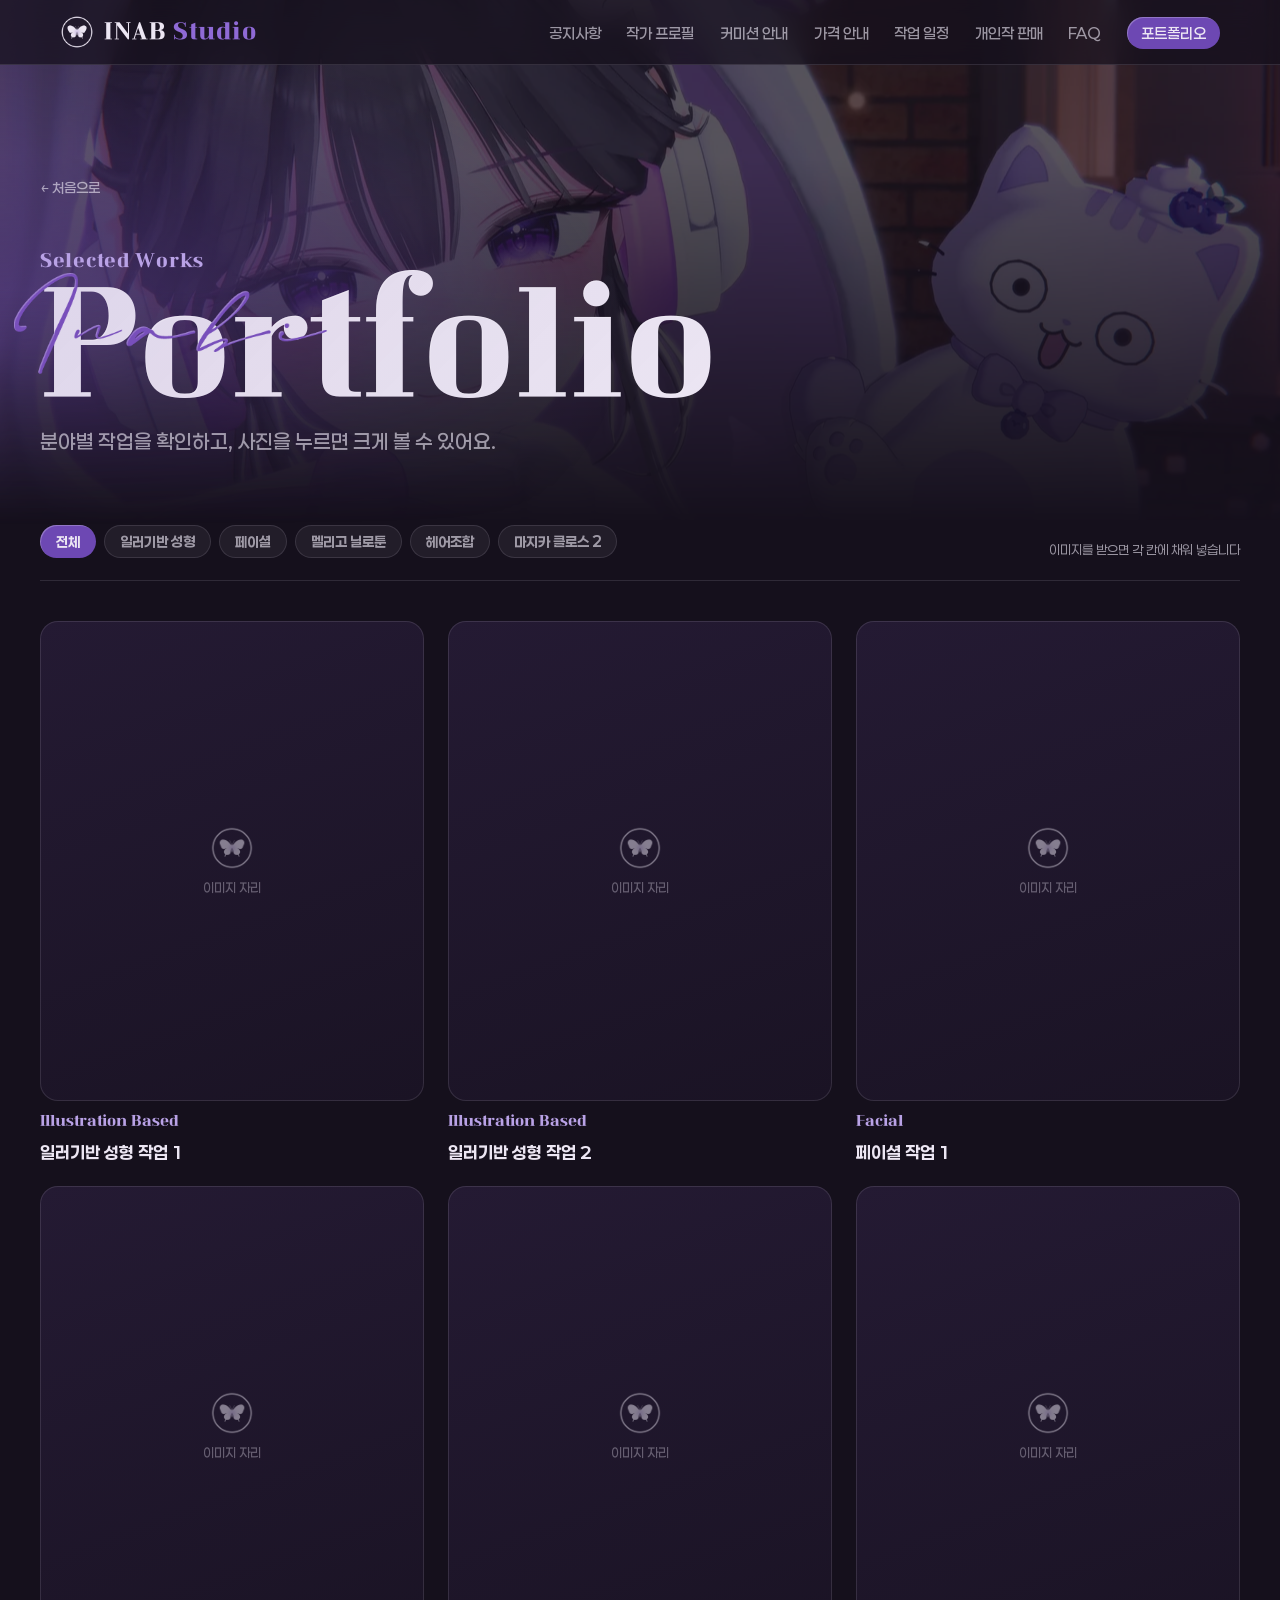
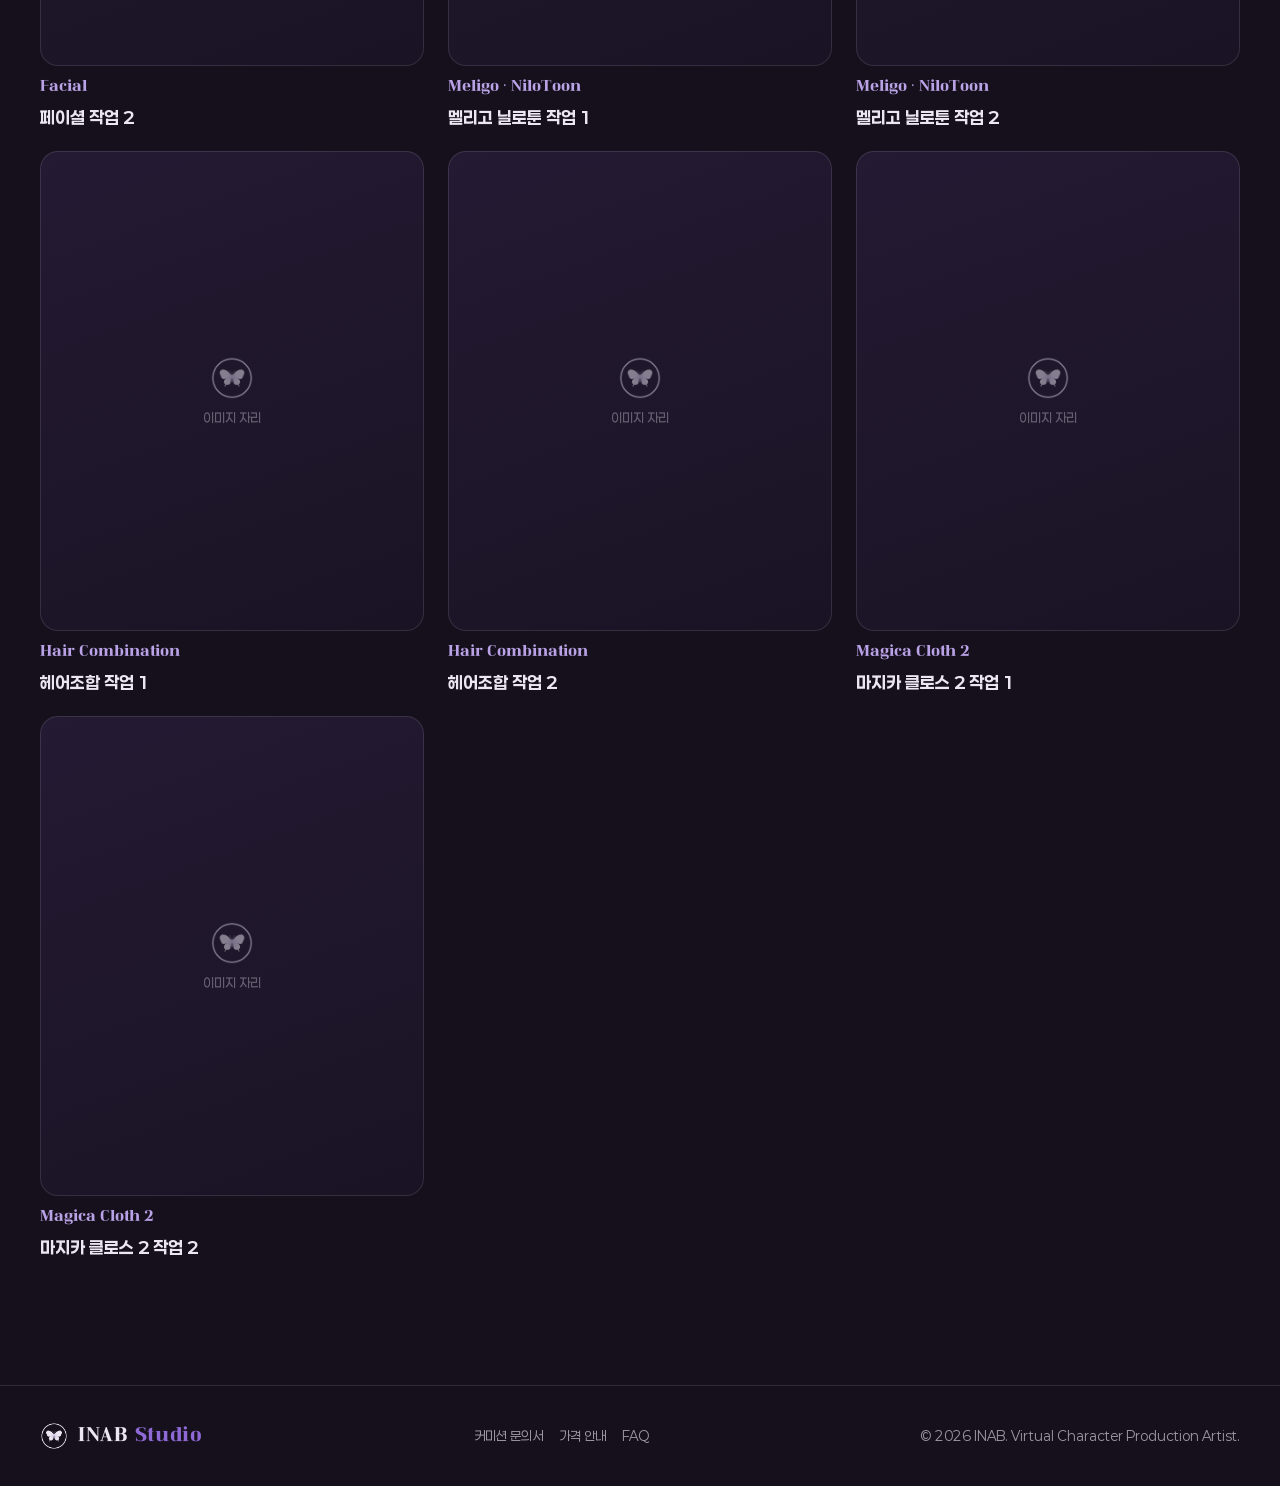
<file: INAB/portfolio/index.html>
<!DOCTYPE html>
<html lang="ko">
<head>
<meta charset="utf-8">
<meta name="viewport" content="width=device-width,initial-scale=1,viewport-fit=cover">
<title>Portfolio · INAB Studio</title>
<meta name="description" content="INAB Studio 포트폴리오">
<link rel="preload" href="../fonts/Cafe24ClassicType-latin.woff2" as="font" type="font/woff2" crossorigin>
<link rel="stylesheet" href="../common.css?v=202611231739">
<style>
/* 포트폴리오: 왼쪽 아래 보라빛 머리글 + 작업 카드 그리드 */
.pf-hero{position:relative;overflow:hidden;padding-top:calc(64px + env(safe-area-inset-top,0px) + clamp(56px,9vw,120px));padding-bottom:clamp(40px,6vw,72px);
  padding-left:var(--gutter-l);padding-right:var(--gutter-r);isolation:isolate}
.pf-hero::before{content:"";position:absolute;inset:0;z-index:-2;background:url(../bg-1280.webp) 60% 28% / cover no-repeat;opacity:.28;
  -webkit-mask-image:linear-gradient(to bottom,#000 30%,transparent 100%);mask-image:linear-gradient(to bottom,#000 30%,transparent 100%)}
.pf-hero::after{content:"";position:absolute;inset:0;z-index:-1;background:radial-gradient(70% 90% at 0% 65%,rgba(101,70,159,.6),rgba(101,70,159,0) 70%);
  -webkit-mask-image:linear-gradient(to bottom,#000 55%,transparent 100%);mask-image:linear-gradient(to bottom,#000 55%,transparent 100%)}
.pf-hero .in{max-width:1200px;margin:0 auto;display:flex;flex-direction:column;gap:18px}
.pf-hero .back{margin-bottom:clamp(16px,3vw,36px)}
.pf-title{position:relative;font-family:var(--f-serif);font-weight:400;font-size:clamp(64px,11vw,150px);line-height:.85;width:fit-content}
.pf-title img{position:absolute;left:-3%;top:4%;width:46%;pointer-events:none}
.pf-hero p{margin:0;font-size:clamp(16px,1.6vw,20px);font-weight:500;color:var(--muted)}
.back{display:inline-flex;align-items:center;gap:8px;color:var(--muted);text-decoration:none;font-size:14px;font-weight:500;width:fit-content}
.back:hover{color:var(--text)}

.filters{display:flex;gap:8px;flex-wrap:wrap}
.chip{font:inherit;font-size:14px;font-weight:700;padding:8px 16px;border-radius:999px;border:0;cursor:pointer;color:var(--muted);background:rgba(236,230,243,.06);box-shadow:inset 0 0 0 1px var(--line)}
.chip[aria-pressed="true"]{color:var(--text);background:var(--purple);box-shadow:inset 1px 1px 0 rgba(255,255,255,.25)}

.grid{display:grid;grid-template-columns:repeat(3,minmax(0,1fr));gap:clamp(14px,2vw,24px)}
.card{display:flex;flex-direction:column;gap:12px;min-width:0}
.thumb{position:relative;aspect-ratio:4/5;max-width:100%;border-radius:18px;overflow:hidden;background:linear-gradient(160deg,#241a33,#1a1324);box-shadow:inset 0 0 0 1px var(--line)}
.card h3{margin:0;font-size:17px;font-weight:700}
.card p{margin:0;font-size:14px;color:var(--muted)}
.eyebrow-s{font-family:var(--f-serif);font-size:18px;color:#b9a2e6;letter-spacing:.04em}
.thumb{display:block;width:100%;padding:0;border:0;cursor:zoom-in;font:inherit;color:inherit}
.thumb .ph{position:absolute;inset:0;display:grid;place-items:center;text-align:center;color:rgba(236,230,243,.35);font-size:13px;font-weight:500;padding:20px;background:none;box-shadow:none}
.thumb .ph img{width:44px;opacity:.5;display:block;margin:0 auto 10px}
.thumb img.work-img{position:absolute;inset:0;width:100%;height:100%;object-fit:cover}
.card .en{font-family:var(--f-serif);font-size:14px;color:#b9a2e6}
.lightbox{position:fixed;inset:0;z-index:50;display:grid;place-items:center;background:rgba(10,7,14,.88);-webkit-backdrop-filter:blur(8px);backdrop-filter:blur(8px);
  padding:calc(56px + env(safe-area-inset-top,0px)) max(16px,env(safe-area-inset-right,0px)) calc(24px + env(safe-area-inset-bottom,0px)) max(16px,env(safe-area-inset-left,0px))}
.lightbox .frame{width:min(960px,100%);max-height:100%;display:flex;flex-direction:column;gap:12px}
.lightbox .view{aspect-ratio:4/5;max-height:78vh;max-width:100%;margin:0 auto;border-radius:18px;overflow:hidden;position:relative;background:linear-gradient(160deg,#241a33,#1a1324);box-shadow:inset 0 0 0 1px var(--line);display:grid;place-items:center;color:rgba(236,230,243,.4);font-size:14px}
.lightbox .view img{width:100%;height:100%;object-fit:contain}
.lightbox .cap{text-align:center;font-weight:700}
.lightbox .close{position:absolute;top:calc(14px + env(safe-area-inset-top,0px));right:calc(16px + env(safe-area-inset-right,0px));width:44px;height:44px;border-radius:50%;border:0;cursor:pointer;font-size:24px;color:var(--text);background:rgba(236,230,243,.1)}
@media (max-width:900px){.grid{grid-template-columns:repeat(2,minmax(0,1fr))}}
@media (max-width:480px){.grid{gap:12px}.card h3{font-size:15px}}
</style>
</head>
<body>
<svg width="0" height="0" style="position:absolute" aria-hidden="true">
  <filter id="innerHi" x="-10%" y="-30%" width="120%" height="160%" color-interpolation-filters="sRGB">
    <feOffset in="SourceAlpha" dx="1" dy="1" result="shift"/>
    <feComposite in="SourceAlpha" in2="shift" operator="out" result="edge"/>
    <feFlood flood-color="#ffffff" flood-opacity=".25"/>
    <feComposite in2="edge" operator="in" result="hi"/>
    <feMerge><feMergeNode in="SourceGraphic"/><feMergeNode in="hi"/></feMerge>
  </filter>
</svg>


<header class="topnav" id="topnav">
  <div class="in">
    <a class="brand" href="../"><img src="../logo.png" alt=""><span>INAB <em>Studio</em></span></a>
    <nav aria-label="주요 메뉴"><ul>
      <li><a class="link" href="../#notice">공지사항</a></li>
      <li><a class="link" href="../#profile">작가 프로필</a></li>
      <li><a class="link" href="../#commission">커미션 안내</a></li>
      <li><a class="link" href="../#pricing">가격 안내</a></li>
      <li><a class="link" href="../#schedule">작업 일정</a></li>
      <li><a class="link" href="../#shop">개인작 판매</a></li>
      <li><a class="link" href="../#faq">FAQ</a></li>
      <li><a class="link pf" href="./" aria-current="page">포트폴리오</a></li>
    </ul></nav>
  </div>
</header>

<main>
  <section class="pf-hero">
    <div class="in">
      <a class="back" href="../">← 처음으로</a>
      <span class="eyebrow-s">Selected Works</span>
      <h1 class="pf-title"><img src="../inabi.png" alt="" aria-hidden="true">Portfolio</h1>
      <p>분야별 작업을 확인하고, 사진을 누르면 크게 볼 수 있어요.</p>
    </div>
  </section>

  <section class="sec" style="padding-top:0" aria-label="작업 목록">
    <div class="in">
      <div class="sec-head">
        <div class="filters" role="group" aria-label="작업 분류">
          <button class="chip" id="f-all" type="button" data-f="all" aria-pressed="true">전체</button>
          <button class="chip" id="f-ill" type="button" data-f="ill" aria-pressed="false">일러기반 성형</button>
          <button class="chip" id="f-fac" type="button" data-f="fac" aria-pressed="false">페이셜</button>
          <button class="chip" id="f-nil" type="button" data-f="nil" aria-pressed="false">멜리고 닐로툰</button>
          <button class="chip" id="f-hair" type="button" data-f="hair" aria-pressed="false">헤어조합</button>
          <button class="chip" id="f-mc" type="button" data-f="mc" aria-pressed="false">마지카 클로스 2</button>
        </div>
        <span class="note">이미지를 받으면 각 칸에 채워 넣습니다</span>
      </div>
      <div class="grid" id="grid">
        <article class="card" data-c="ill"><button class="thumb" type="button" aria-label="일러기반 성형 작업 1 크게 보기" data-title="일러기반 성형 작업 1"><span class="ph"><span><img src="../logo.png" alt="">이미지 자리</span></span></button><span class="en">Illustration Based</span><h3>일러기반 성형 작업 1</h3></article>
        <article class="card" data-c="ill"><button class="thumb" type="button" aria-label="일러기반 성형 작업 2 크게 보기" data-title="일러기반 성형 작업 2"><span class="ph"><span><img src="../logo.png" alt="">이미지 자리</span></span></button><span class="en">Illustration Based</span><h3>일러기반 성형 작업 2</h3></article>
        <article class="card" data-c="fac"><button class="thumb" type="button" aria-label="페이셜 작업 1 크게 보기" data-title="페이셜 작업 1"><span class="ph"><span><img src="../logo.png" alt="">이미지 자리</span></span></button><span class="en">Facial</span><h3>페이셜 작업 1</h3></article>
        <article class="card" data-c="fac"><button class="thumb" type="button" aria-label="페이셜 작업 2 크게 보기" data-title="페이셜 작업 2"><span class="ph"><span><img src="../logo.png" alt="">이미지 자리</span></span></button><span class="en">Facial</span><h3>페이셜 작업 2</h3></article>
        <article class="card" data-c="nil"><button class="thumb" type="button" aria-label="멜리고 닐로툰 작업 1 크게 보기" data-title="멜리고 닐로툰 작업 1"><span class="ph"><span><img src="../logo.png" alt="">이미지 자리</span></span></button><span class="en">Meligo · NiloToon</span><h3>멜리고 닐로툰 작업 1</h3></article>
        <article class="card" data-c="nil"><button class="thumb" type="button" aria-label="멜리고 닐로툰 작업 2 크게 보기" data-title="멜리고 닐로툰 작업 2"><span class="ph"><span><img src="../logo.png" alt="">이미지 자리</span></span></button><span class="en">Meligo · NiloToon</span><h3>멜리고 닐로툰 작업 2</h3></article>
        <article class="card" data-c="hair"><button class="thumb" type="button" aria-label="헤어조합 작업 1 크게 보기" data-title="헤어조합 작업 1"><span class="ph"><span><img src="../logo.png" alt="">이미지 자리</span></span></button><span class="en">Hair Combination</span><h3>헤어조합 작업 1</h3></article>
        <article class="card" data-c="hair"><button class="thumb" type="button" aria-label="헤어조합 작업 2 크게 보기" data-title="헤어조합 작업 2"><span class="ph"><span><img src="../logo.png" alt="">이미지 자리</span></span></button><span class="en">Hair Combination</span><h3>헤어조합 작업 2</h3></article>
        <article class="card" data-c="mc"><button class="thumb" type="button" aria-label="마지카 클로스 2 작업 1 크게 보기" data-title="마지카 클로스 2 작업 1"><span class="ph"><span><img src="../logo.png" alt="">이미지 자리</span></span></button><span class="en">Magica Cloth 2</span><h3>마지카 클로스 2 작업 1</h3></article>
        <article class="card" data-c="mc"><button class="thumb" type="button" aria-label="마지카 클로스 2 작업 2 크게 보기" data-title="마지카 클로스 2 작업 2"><span class="ph"><span><img src="../logo.png" alt="">이미지 자리</span></span></button><span class="en">Magica Cloth 2</span><h3>마지카 클로스 2 작업 2</h3></article>
      </div>
    </div>
  </section>
</main>

<div class="lightbox" id="lb" hidden role="dialog" aria-modal="true" aria-label="작업 크게 보기">
  <button class="close" id="lb-close" type="button" aria-label="닫기">×</button>
  <div class="frame"><div class="view" id="lb-view"></div><div class="cap" id="lb-cap"></div></div>
</div>

<footer class="foot">
  <div class="in">
    <a class="brand" href="../"><img src="../logo.png" alt=""><span>INAB <em>Studio</em></span></a>
    <nav class="links" aria-label="바로가기"><a href="../#inquiry">커미션 문의서</a><a href="../#pricing">가격 안내</a><a href="../#faq">FAQ</a></nav>
    <span>© 2026 INAB. Virtual Character Production Artist.</span>
  </div>
</footer>

<script>
document.querySelectorAll('.chip').forEach(function(btn){
  btn.addEventListener('click',function(){
    var f=btn.dataset.f;
    document.querySelectorAll('.chip').forEach(function(b){b.setAttribute('aria-pressed',b===btn?'true':'false')});
    document.querySelectorAll('#grid .card').forEach(function(c){c.hidden=!(f==='all'||c.dataset.c===f)});
  });
});
// 사진 크게 보기
var lb=document.getElementById('lb'), view=document.getElementById('lb-view'), cap=document.getElementById('lb-cap'), last=null;
document.querySelectorAll('.thumb').forEach(function(t){
  t.addEventListener('click',function(){
    last=t; var img=t.querySelector('img.work-img');
    view.innerHTML=img?'<img src="'+img.src+'" alt="">':'이미지 자리';
    cap.textContent=t.dataset.title||''; lb.hidden=false; document.getElementById('lb-close').focus();
  });
});
function closeLb(){lb.hidden=true; if(last) last.focus()}
document.getElementById('lb-close').addEventListener('click',closeLb);
lb.addEventListener('click',function(e){if(e.target===lb) closeLb()});
document.addEventListener('keydown',function(e){if(e.key==='Escape'&&!lb.hidden) closeLb()});
</script>
</body>
</html>
</file>
<file: INAB/common.css>
/* INAB Studio 공통: 폰트, 색, 상단 메뉴, 섹션, 푸터 */
@font-face{font-family:"Cafe24 ClassicType";src:url(fonts/Cafe24ClassicType-latin.woff2) format("woff2");font-weight:400;font-display:swap}
@font-face{font-family:"Paperlogy";src:url(fonts/Paperlogy-4Regular.woff2) format("woff2");font-weight:400;font-display:swap}
@font-face{font-family:"Paperlogy";src:url(fonts/Paperlogy-5Medium.woff2) format("woff2");font-weight:500;font-display:swap}
@font-face{font-family:"Paperlogy";src:url(fonts/Paperlogy-7Bold.woff2) format("woff2");font-weight:700;font-display:swap}
@font-face{font-family:"Paperlogy";src:url(fonts/Paperlogy-8ExtraBold.woff2) format("woff2");font-weight:800;font-display:swap}

:root{
  --text:#ece6f3; --purple:#6d48b3; --deep:#65469f; --script:#784fbb; --night:#15101c;
  --panel:#1d1528; --line:rgba(236,230,243,.12); --muted:rgba(236,230,243,.62);
  --f-serif:"Cafe24 ClassicType",Georgia,serif;
  --f-sans:"Paperlogy","Apple SD Gothic Neo","Malgun Gothic",sans-serif;
  --gutter-l:max(20px,env(safe-area-inset-left,0px)); --gutter-r:max(20px,env(safe-area-inset-right,0px));
}
*{box-sizing:border-box}
html{scroll-behavior:smooth;scroll-padding-top:80px}
@media (prefers-reduced-motion:reduce){html{scroll-behavior:auto}}
html,body{margin:0;overflow-x:clip;background:var(--night);color:var(--text);font-family:var(--f-sans)}
img{max-width:100%}
[hidden]{display:none!important}
:focus-visible{outline:2px solid var(--text);outline-offset:3px}

/* ---------- 상단 메뉴 ---------- */
.topnav{position:fixed;z-index:20;top:0;left:0;right:0;padding-top:env(safe-area-inset-top,0px);
  background:rgba(21,16,28,.72);-webkit-backdrop-filter:blur(14px);backdrop-filter:blur(14px);border-bottom:1px solid var(--line);
  transition:transform .4s cubic-bezier(.2,.7,.2,1),opacity .4s}
.topnav.hide{transform:translateY(-100%);opacity:0;pointer-events:none}
.topnav .in{max-width:1200px;margin:0 auto;height:64px;display:flex;align-items:center;justify-content:space-between;gap:16px;padding-left:var(--gutter-l);padding-right:var(--gutter-r)}
.brand{display:flex;align-items:center;gap:10px;text-decoration:none;color:var(--text);font-family:var(--f-serif);font-size:22px;letter-spacing:.04em}
.brand img{width:34px;height:34px}
.brand em{font-style:normal;color:#8f6ad6}
.topnav ul{list-style:none;margin:0;padding:0;display:flex;align-items:center;gap:clamp(14px,2vw,26px)}
.topnav a.link{color:var(--muted);text-decoration:none;font-size:15px;font-weight:500;white-space:nowrap;transition:color .2s}
.topnav a.link:hover,.topnav a.link[aria-current="page"]{color:var(--text)}
.topnav a.link.pf{color:var(--text);background:var(--purple);padding:7px 14px;border-radius:999px;box-shadow:inset 1px 1px 0 rgba(255,255,255,.25)}
@media (max-width:1100px){
  .topnav nav{min-width:0;overflow-x:auto;scrollbar-width:none;-webkit-mask-image:linear-gradient(to right,#000 85%,transparent);mask-image:linear-gradient(to right,#000 85%,transparent)}
  .topnav nav::-webkit-scrollbar{display:none}
  .topnav ul{gap:18px;padding-right:28px}
  .topnav li{flex:none}
  .brand span{display:none}
}
@media (max-width:520px){.topnav a.link{font-size:14px}}

/* ---------- 섹션 공통 ---------- */
.sec{padding-block:clamp(72px,10vw,128px);padding-left:var(--gutter-l);padding-right:var(--gutter-r)}
.sec .in{max-width:1200px;margin:0 auto;display:flex;flex-direction:column;gap:40px}
.sec-head{display:flex;align-items:flex-end;justify-content:space-between;gap:16px;flex-wrap:wrap;padding-bottom:22px;border-bottom:1px solid var(--line)}
.sec-head .t{display:flex;flex-direction:column;gap:10px}
.sec-head h2{margin:0;font-family:var(--f-serif);font-weight:400;font-size:clamp(44px,6vw,72px);line-height:1;color:var(--text)}
.sec-head h2 em{font-style:normal;color:#8f6ad6}
.sec-head .ko{order:-1;font-size:15px;font-weight:500;color:#b9a2e6;letter-spacing:.02em}
.sec-head .note{font-size:13px;color:var(--muted)}
.example{display:inline-block;font-size:11px;font-weight:700;letter-spacing:.06em;color:var(--night);background:#c9b6ee;border-radius:4px;padding:2px 6px;vertical-align:middle}

/* 원형 아이콘 버튼 (인트로와 같은 스타일) */
.icon{position:relative;width:46px;aspect-ratio:1;border-radius:50%;display:block;flex:none;
  background-color:var(--text);background-image:linear-gradient(135deg,rgba(101,70,159,0),rgba(101,70,159,.10));
  box-shadow:inset 1px 1px 0 rgba(255,255,255,.25);transition:transform .2s,filter .2s}
.icon:hover{transform:translateY(-1px);filter:drop-shadow(0 0 10px rgba(236,230,243,.5))}
.icon i{position:absolute;left:50%;top:50%;height:40%;transform:translate(-50%,-50%);background:var(--deep);-webkit-mask:var(--m) center/100% 100% no-repeat;mask:var(--m) center/100% 100% no-repeat}
.icon.art i{width:46.6%;--m:url(ic-artmug.png)}
.icon.x i{width:44.4%;--m:url(ic-x.png)}
.icon.dc i{width:52.6%;--m:url(ic-discord.png)}

/* ---------- 푸터 ---------- */
.foot{border-top:1px solid var(--line);padding-block:36px calc(36px + env(safe-area-inset-bottom,0px));padding-left:var(--gutter-l);padding-right:var(--gutter-r)}
.foot .in{max-width:1200px;margin:0 auto;display:flex;justify-content:space-between;align-items:center;gap:16px 28px;flex-wrap:wrap;font-size:13px;color:var(--muted)}
.foot .brand{font-size:18px}
.foot .brand img{width:28px;height:28px}
.foot .links{display:flex;gap:16px;flex-wrap:wrap;margin-top:0}
.foot .links a{color:var(--muted);text-decoration:none}
.foot .links a:hover{color:var(--text)}

/* 영문 큰 제목: 인트로 INAB와 같은 효과
   #ece6f3 + 그레이디언트 오버레이(표준 10%, #65469f→투명, 135°) + 내부 그림자(흰색 25%, 1px, 135°) */
.sec-head h2,.cta-band h2,.pf-title{
  width:fit-content;color:transparent;-webkit-background-clip:text;background-clip:text;
  background-image:linear-gradient(135deg,rgba(101,70,159,.10),rgba(101,70,159,0)),linear-gradient(#ece6f3,#ece6f3);
  filter:url(#innerHi);padding:.2em .06em .14em;margin:-.2em -.06em -.14em}
</file>
